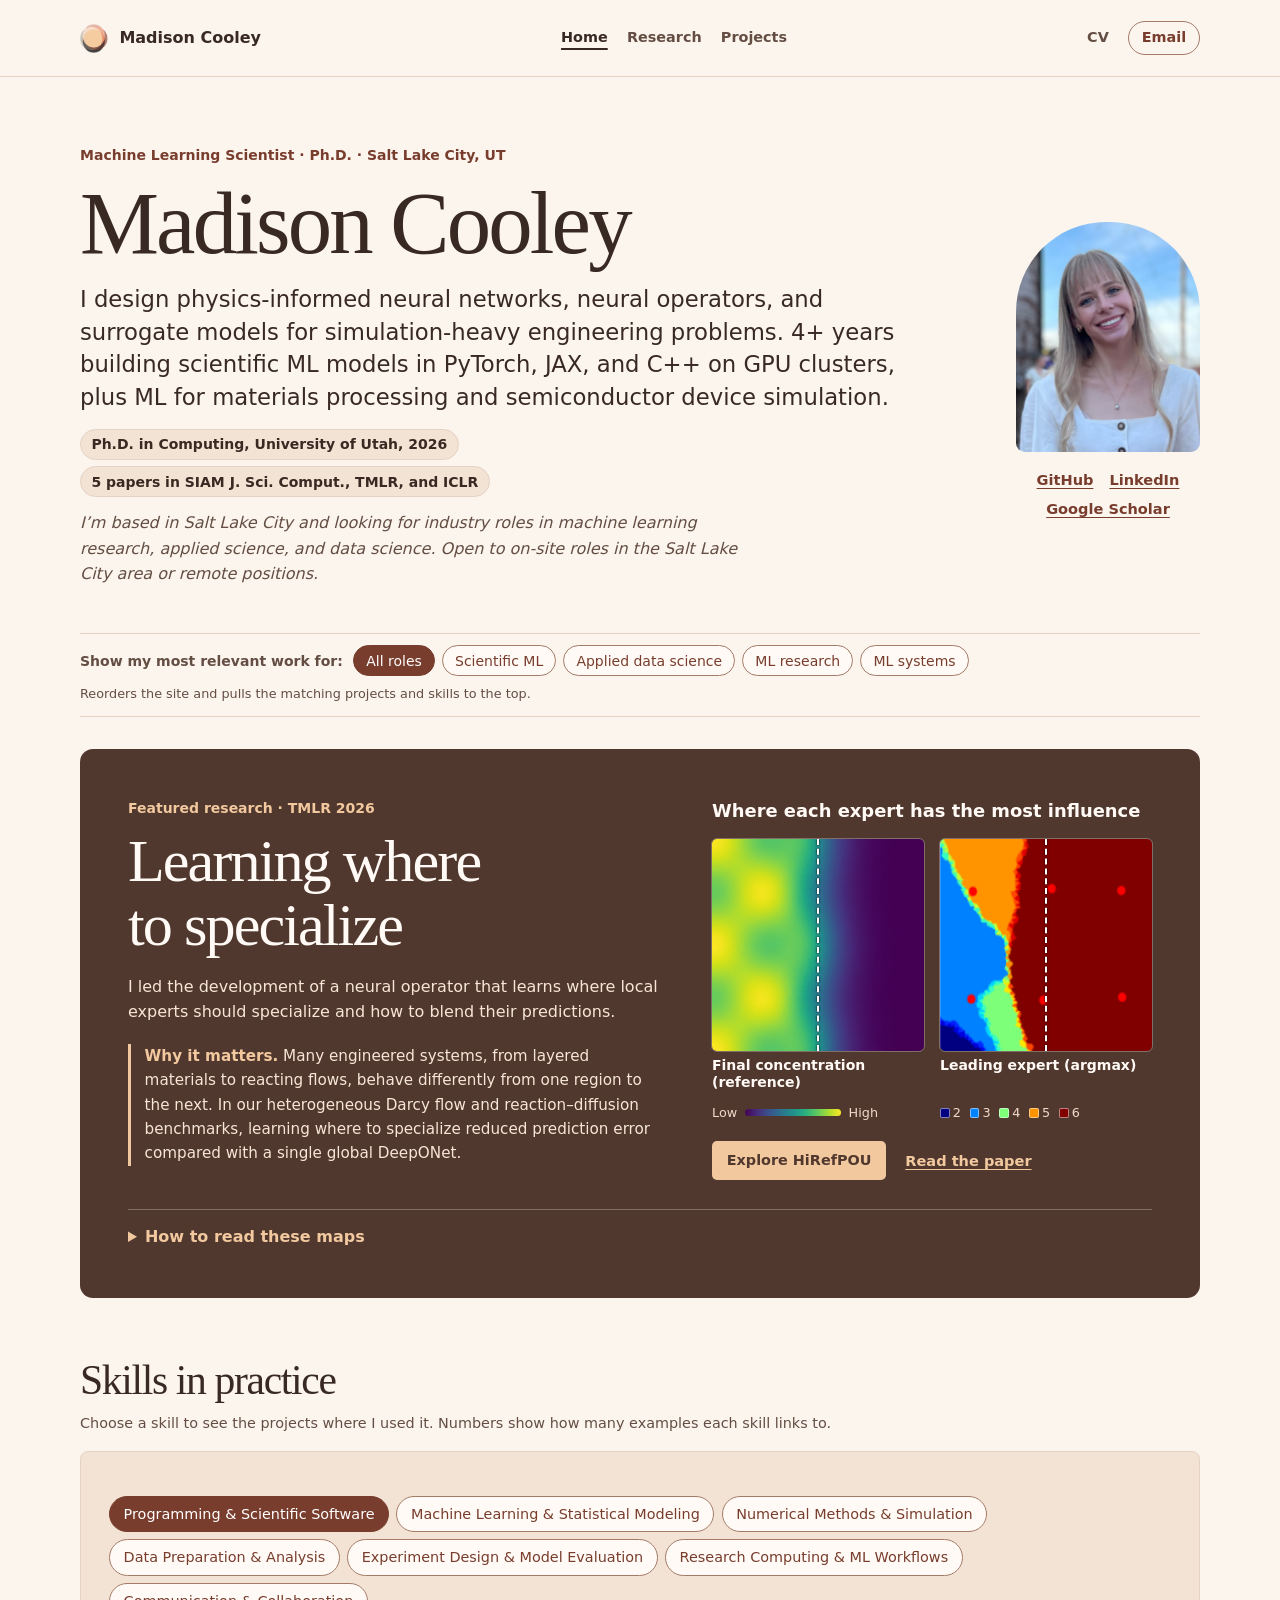
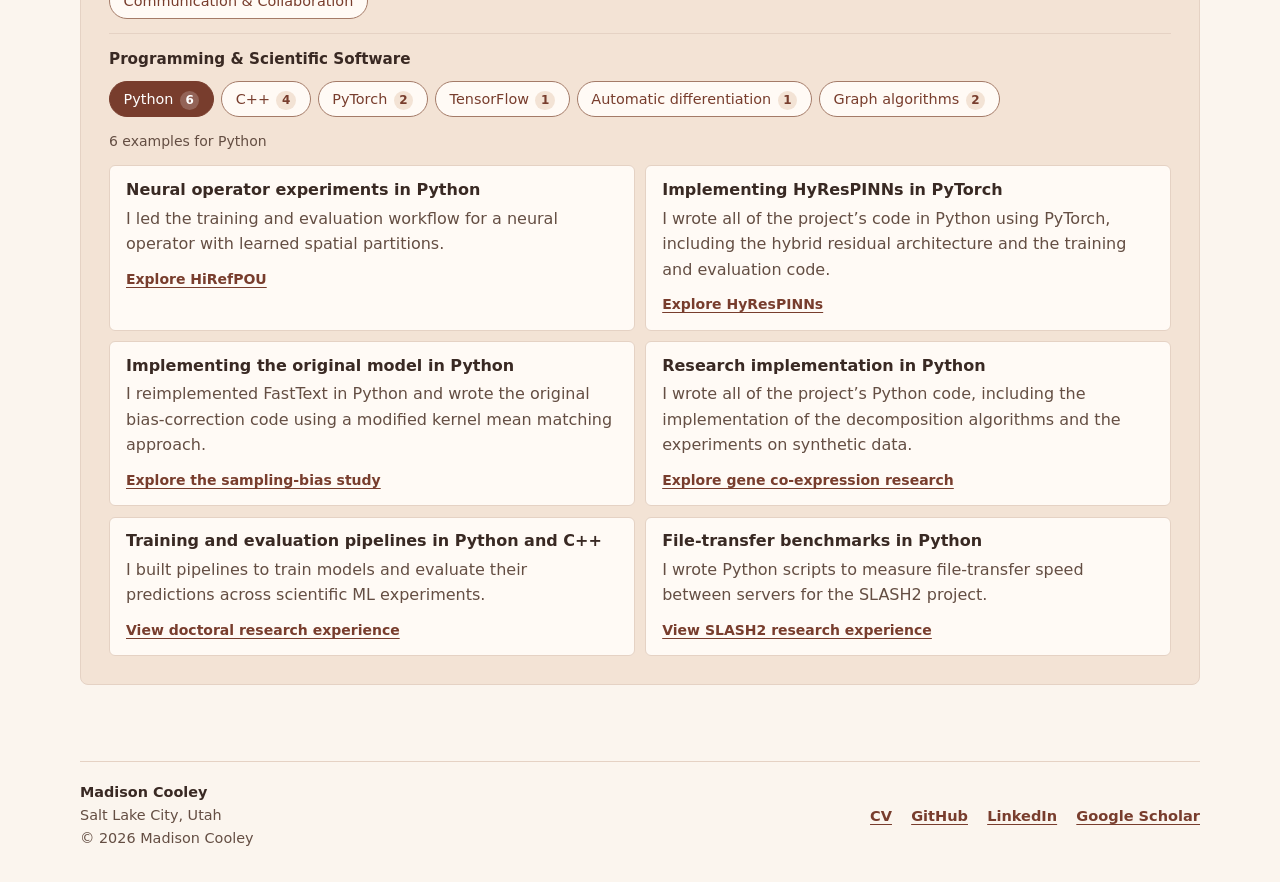
<file: index.html>
<!doctype html>
<html lang="en">
<head>
  <meta charset="utf-8">
  <meta name="viewport" content="width=device-width, initial-scale=1">
  <meta name="description" content="Madison Cooley, Ph.D., builds physics-informed neural networks, neural operators, and surrogate models for science and engineering. Explore her research, skills, and CV.">
  <title>Madison Cooley</title>
  <link rel="stylesheet" href="./index.css">
  <script src="lenses.js?v=4" defer></script>
  <script src="skills.js?v=8" defer></script>
  <link rel="icon" type="image/png" href="./images/brand-mark.png">
  <meta property="og:type" content="website">
  <meta property="og:title" content="Madison Cooley · Machine Learning Scientist">
  <meta property="og:description" content="Madison Cooley, Ph.D., builds physics-informed neural networks, neural operators, and surrogate models for science and engineering. Explore her research, skills, and CV.">
  <meta property="og:url" content="https://madicooley.github.io/">
  <meta property="og:image" content="https://madicooley.github.io/images/mcooley2.jpg">
  <meta name="twitter:card" content="summary">
  <script src="./email.js" defer></script>
</head>
<body>
  <a class="skip" href="#main">Skip to content</a>
  <header class="site-header">
    <div class="wrap header-inner">
      <a class="brand" href="./"><span class="mark" aria-hidden="true"></span>Madison Cooley</a>
      <nav aria-label="Main navigation">
        <a href="./" aria-current="page">Home</a>
        <a href="./research/">Research</a>
        <a href="./projects/">Projects</a>
      </nav>
      <div class="header-links"><a href="./cv/">CV</a>
        <details class="email-disclosure">
          <summary class="contact">Email</summary>
          <p>mcooley220 [at] gmail [dot] com</p>
        </details>
      </div>
    </div>
  </header>
  <main class="wrap" id="main" tabindex="-1">
    <section class="intro" id="about-info">
      <div class="intro-copy">
        <p class="eyebrow">Machine Learning Scientist · Ph.D. · Salt Lake City, UT</p>
        <h1>Madison Cooley</h1>
        <p class="lead">I design physics-informed neural networks, neural operators, and surrogate models for simulation-heavy engineering problems. 
          4+ years building scientific ML models in PyTorch, JAX, and C++ on GPU clusters, plus ML for materials processing and semiconductor device simulation. </p>
        <ul class="quick-facts" aria-label="At a glance">
          <li>Ph.D. in Computing, University of Utah, 2026</li>
          <li>5 papers in SIAM J. Sci. Comput., TMLR, and ICLR</li>
        </ul>
        <p><em>I’m based in Salt Lake City and looking for industry roles in machine learning research, applied science, and data science.
          Open to on-site roles in the Salt Lake City area or remote positions. 
        </em></p>
      </div>
      <div class="intro-aside">
        <img class="portrait" src="images/mcooley2.jpg" alt="Madison Cooley" width="1017" height="1442">
        <div class="link-row intro-links">
          <a href="https://github.com/madicooley" target="_blank" rel="noopener">GitHub</a>
          <a href="https://www.linkedin.com/in/madison-cooley/" target="_blank" rel="noopener">LinkedIn</a>
          <a href="https://scholar.google.com/citations?user=KTqFjaEAAAAJ&amp;hl=en" target="_blank" rel="noopener">Google Scholar</a>
        </div>
      </div>
    </section>

    <div class="lens-bar" id="lens-bar" hidden></div>

    <section class="feature" aria-labelledby="feature-title">
      <div class="feature-copy">
        <p class="eyebrow">Featured research · TMLR 2026</p>
        <h2 id="feature-title">Learning where to specialize</h2>
        <p>I led the development of a neural operator that learns where local experts should specialize and how to blend their predictions.</p>
        <p class="why-it-matters"><strong>Why it matters.</strong> Many engineered systems, from layered materials to reacting flows, behave differently from one region to the next. In our heterogeneous Darcy flow and reaction–diffusion benchmarks, learning where to specialize reduced prediction error compared with a single global DeepONet.</p>
      </div>
      <div class="feature-visual">
        <figure class="partition-figure">
          <h3>Where each expert has the most influence</h3>
          <div class="field-comparison">
            <div class="comparison-panel">
              <div class="field-map has-interface"><img src="images/hirefpou-final.png" alt="Final reference concentration with a strong spatial pattern on the left and lower concentration on the right" width="209" height="208"></div>
              <span>Final concentration (reference)</span>
              <div class="field-scale concentration-scale" aria-label="Final concentration scale, from low to high">
                <span>Low</span><span class="scale-bar" aria-hidden="true"></span><span>High</span>
              </div>
            </div>
            <div class="comparison-panel">
              <div class="field-map has-interface"><img src="images/hirefpou-leading-experts.png" alt="Leading expert map with five colored regions, four on the left and one dominant across the right" width="219" height="191"></div>
              <span>Leading expert (argmax)</span>
              <ul class="expert-key" aria-label="Leading expert color key">
                <li><span class="expert-swatch swatch-2" aria-hidden="true"></span>2</li>
                <li><span class="expert-swatch swatch-3" aria-hidden="true"></span>3</li>
                <li><span class="expert-swatch swatch-4" aria-hidden="true"></span>4</li>
                <li><span class="expert-swatch swatch-5" aria-hidden="true"></span>5</li>
                <li><span class="expert-swatch swatch-6" aria-hidden="true"></span>6</li>
              </ul>
            </div>
          </div>
        </figure>
        <div class="link-row feature-links">
          <a class="button" href="research/#hirefpou">Explore HiRefPOU</a>
          <a href="https://openreview.net/forum?id=ccEY1fZ5gA" target="_blank" rel="noopener">Read the paper</a>
        </div>
      </div>
      <details class="map-guide">
        <summary>How to read these maps</summary>
        <p class="map-question">How does a chemical concentration evolve when reactions occur on only one side of a domain?</p>
        <figure class="initial-field">
          <div class="field-map"><img src="images/hirefpou-initial.png" alt="Uniform initial concentration across the domain" width="208" height="208"></div>
          <figcaption><strong>Initial concentration.</strong> The field starts uniform. Reactions are active on the left and switch off on the right.</figcaption>
        </figure>
        <p class="map-caption">Each color in the argmax map shows which expert has the highest weight at that location. Several experts specialize in different parts of the reacting left half, while one leads across much of the right. Expert 1 never has the highest weight in this example, but it still contributes wherever its weight is nonzero, helping blend the experts’ predictions into one solution. The dashed line marks the <em>reaction interface</em> at <i>x</i> = 1. The model learns the partitions from data without being told where that interface is.</p>
        <details class="individual-experts">
          <summary>View individual expert weights</summary>
          <div class="partition-grid">
            <div><div class="field-map has-interface"><img src="images/hirefpou-expert-1.png" width="126" height="137" alt="Weights are strongest near the upper left and fade toward the right"></div><span>Expert 1</span><div class="expert-scale" role="img" aria-label="Approximate weight range 0.03 to 0.18"><span aria-hidden="true">0.03</span><span class="scale-bar" aria-hidden="true"></span><span aria-hidden="true">0.18</span></div></div>
            <div><div class="field-map has-interface"><img src="images/hirefpou-expert-2.png" width="125" height="137" alt="Weights are concentrated near the bottom-left corner"></div><span>Expert 2</span><div class="expert-scale" role="img" aria-label="Approximate weight range 0.01 to 0.78"><span aria-hidden="true">0.01</span><span class="scale-bar" aria-hidden="true"></span><span aria-hidden="true">0.78</span></div></div>
            <div><div class="field-map has-interface"><img src="images/hirefpou-expert-3.png" width="125" height="137" alt="Weights are strongest along the left edge"></div><span>Expert 3</span><div class="expert-scale" role="img" aria-label="Approximate weight range 0.02 to 0.42"><span aria-hidden="true">0.02</span><span class="scale-bar" aria-hidden="true"></span><span aria-hidden="true">0.42</span></div></div>
            <div><div class="field-map has-interface"><img src="images/hirefpou-expert-4.png" width="126" height="137" alt="Weights peak near the lower left and taper away from it"></div><span>Expert 4</span><div class="expert-scale" role="img" aria-label="Approximate weight range 0.02 to 0.26"><span aria-hidden="true">0.02</span><span class="scale-bar" aria-hidden="true"></span><span aria-hidden="true">0.26</span></div></div>
            <div><div class="field-map has-interface"><img src="images/hirefpou-expert-5.png" width="126" height="137" alt="Weights peak toward the upper left and fade toward the lower right"></div><span>Expert 5</span><div class="expert-scale" role="img" aria-label="Approximate weight range 0.02 to 0.30"><span aria-hidden="true">0.02</span><span class="scale-bar" aria-hidden="true"></span><span aria-hidden="true">0.30</span></div></div>
            <div><div class="field-map has-interface"><img src="images/hirefpou-expert-6.png" width="126" height="137" alt="Weights are strongest across the right side of the domain"></div><span>Expert 6</span><div class="expert-scale" role="img" aria-label="Approximate weight range 0.02 to 0.84"><span aria-hidden="true">0.02</span><span class="scale-bar" aria-hidden="true"></span><span aria-hidden="true">0.84</span></div></div>
          </div>
          <p>Each map has its own weight scale. Warmer colors indicate higher weight within that map, and the endpoints are approximate. <a href="images/learned-partitions.jpg">View the original Figure 9 maps</a>.</p>
        </details>
      </details>
    </section>

    <section class="skills-section" id="skills" aria-labelledby="skills-title">
      <h2 class="section-title" id="skills-title">Skills in practice</h2>
      <p class="skill-instruction">Choose a skill to see the projects where I used it. Numbers show how many examples each skill links to.</p>
      <div class="skill-index" hidden>
        <div class="skill-block skill-key" id="skill-key" hidden>
          <div class="skill-key-header">
            <h3 class="skill-block-title" id="skill-key-title"></h3>
            <details class="lens-menu" id="skill-lens-menu">
              <summary>change view</summary>
              <div class="lens-menu-panel" role="group" aria-label="Choose a view"></div>
            </details>
          </div>
          <div class="tag-filter" id="skill-key-buttons" role="group" aria-labelledby="skill-key-title"></div>
        </div>
        <div class="skill-block skill-browse" id="skill-browse">
          <h3 class="skill-block-title" id="skill-browse-title" hidden>Browse all skills by category</h3>
          <div class="tag-filter skill-filter" id="skill-categories" role="group" aria-label="Skill categories"></div>
          <div class="skill-subcategories" id="skill-subcategories" hidden>
            <h4 id="skill-category-title"></h4>
            <div class="tag-filter" id="skill-buttons" role="group" aria-labelledby="skill-category-title"></div>
          </div>
        </div>
        <div class="skill-output">
          <p class="skill-status" role="status"></p>
          <ul class="skill-results" id="skill-results"></ul>
        </div>
      </div>
    </section>

  </main>
  <footer class="site-footer wrap">
    <div><strong>Madison Cooley</strong><br>Salt Lake City, Utah<br>© 2026 Madison Cooley</div>
    <div class="link-row">
      <a href="./cv/">CV</a>
      <a href="https://github.com/madicooley" target="_blank" rel="noopener">GitHub</a>
      <a href="https://www.linkedin.com/in/madison-cooley/" target="_blank" rel="noopener">LinkedIn</a>
      <a href="https://scholar.google.com/citations?user=KTqFjaEAAAAJ&amp;hl=en" target="_blank" rel="noopener">Google Scholar</a>
    </div>
  </footer>
</body>
</html>
</file>
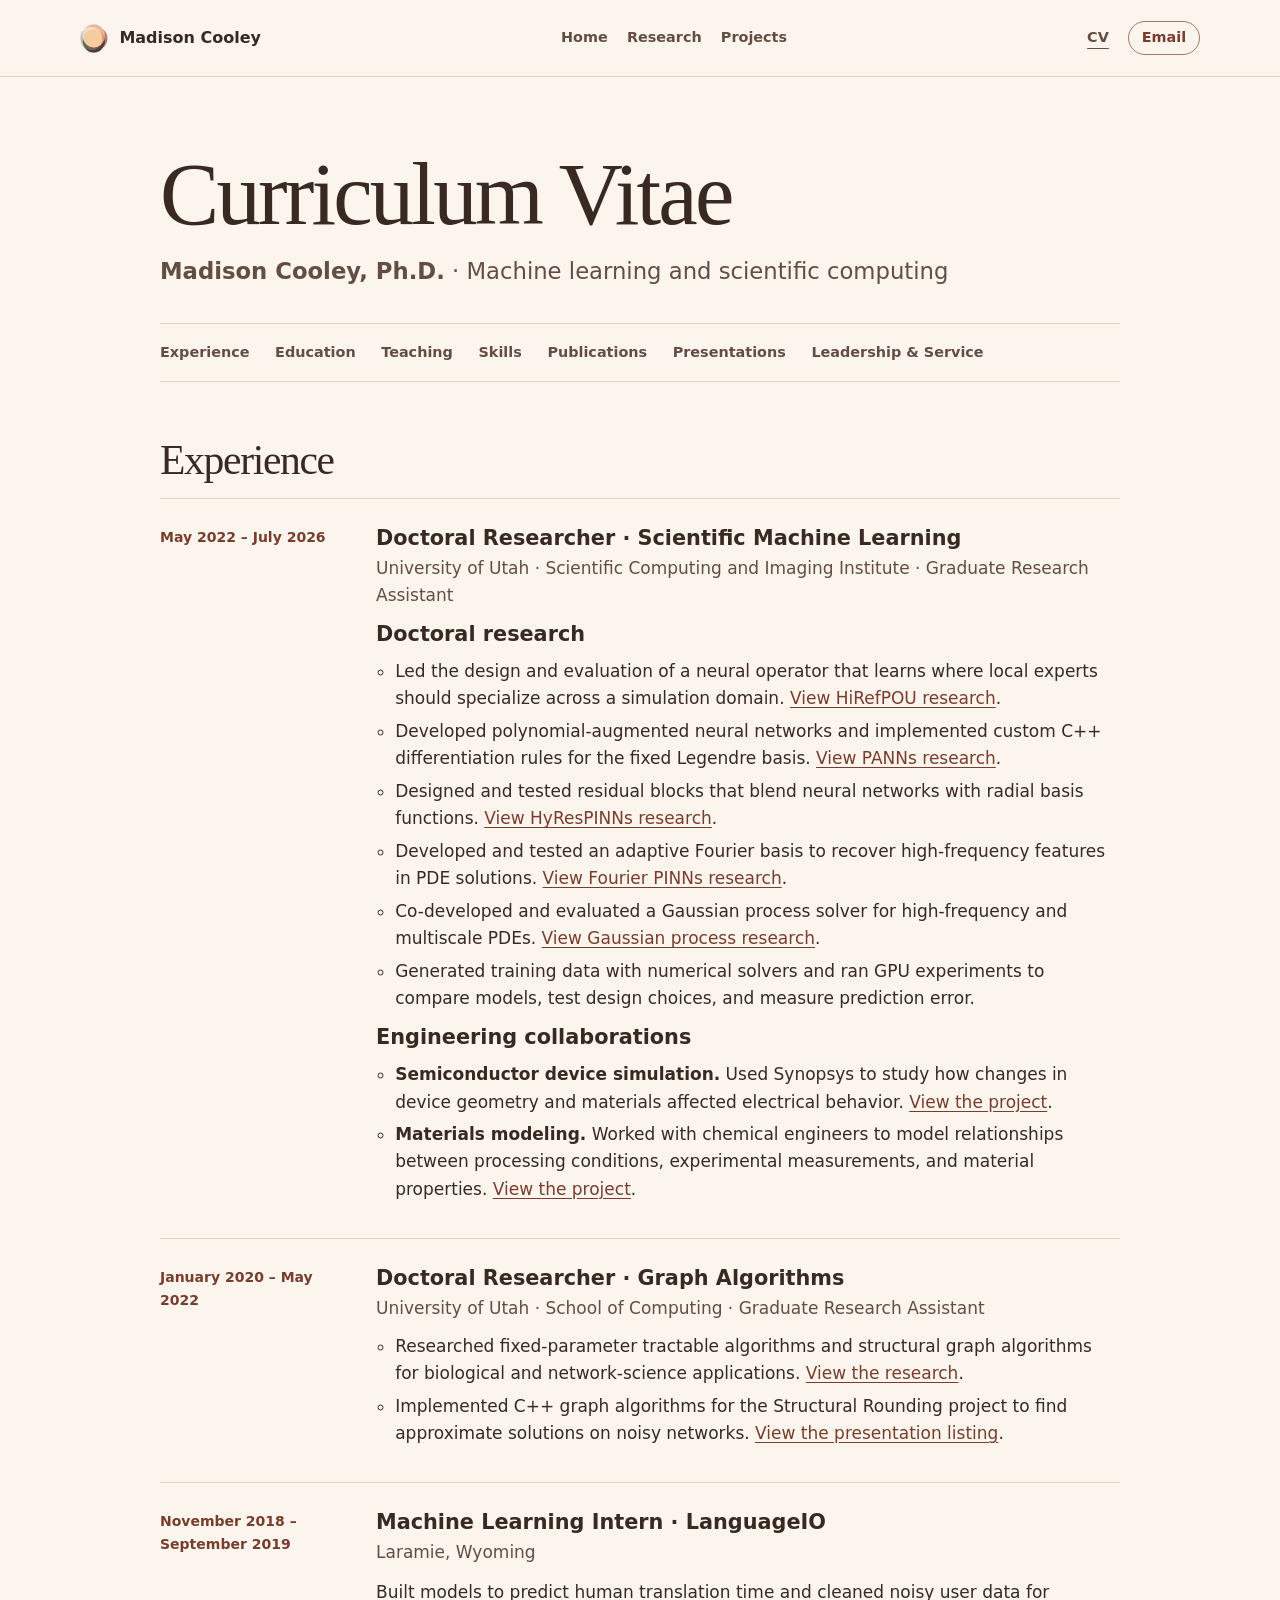
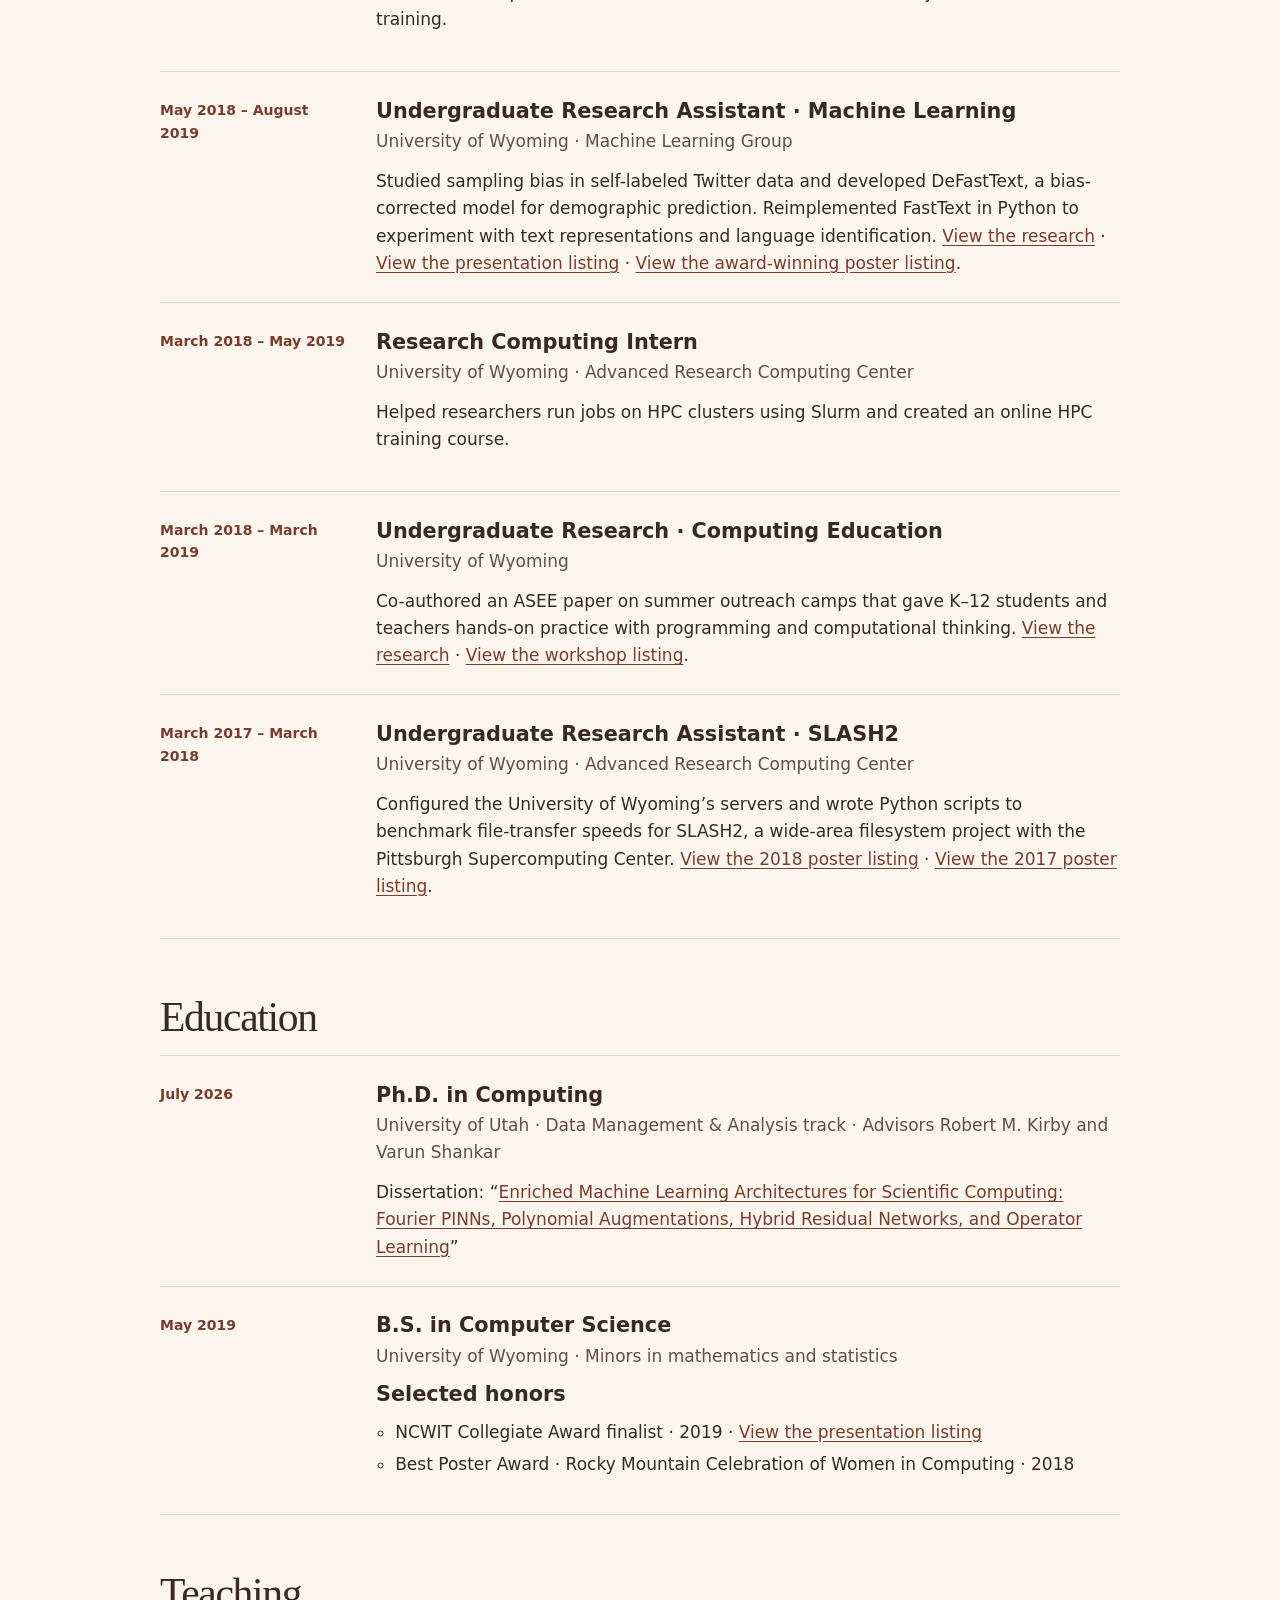
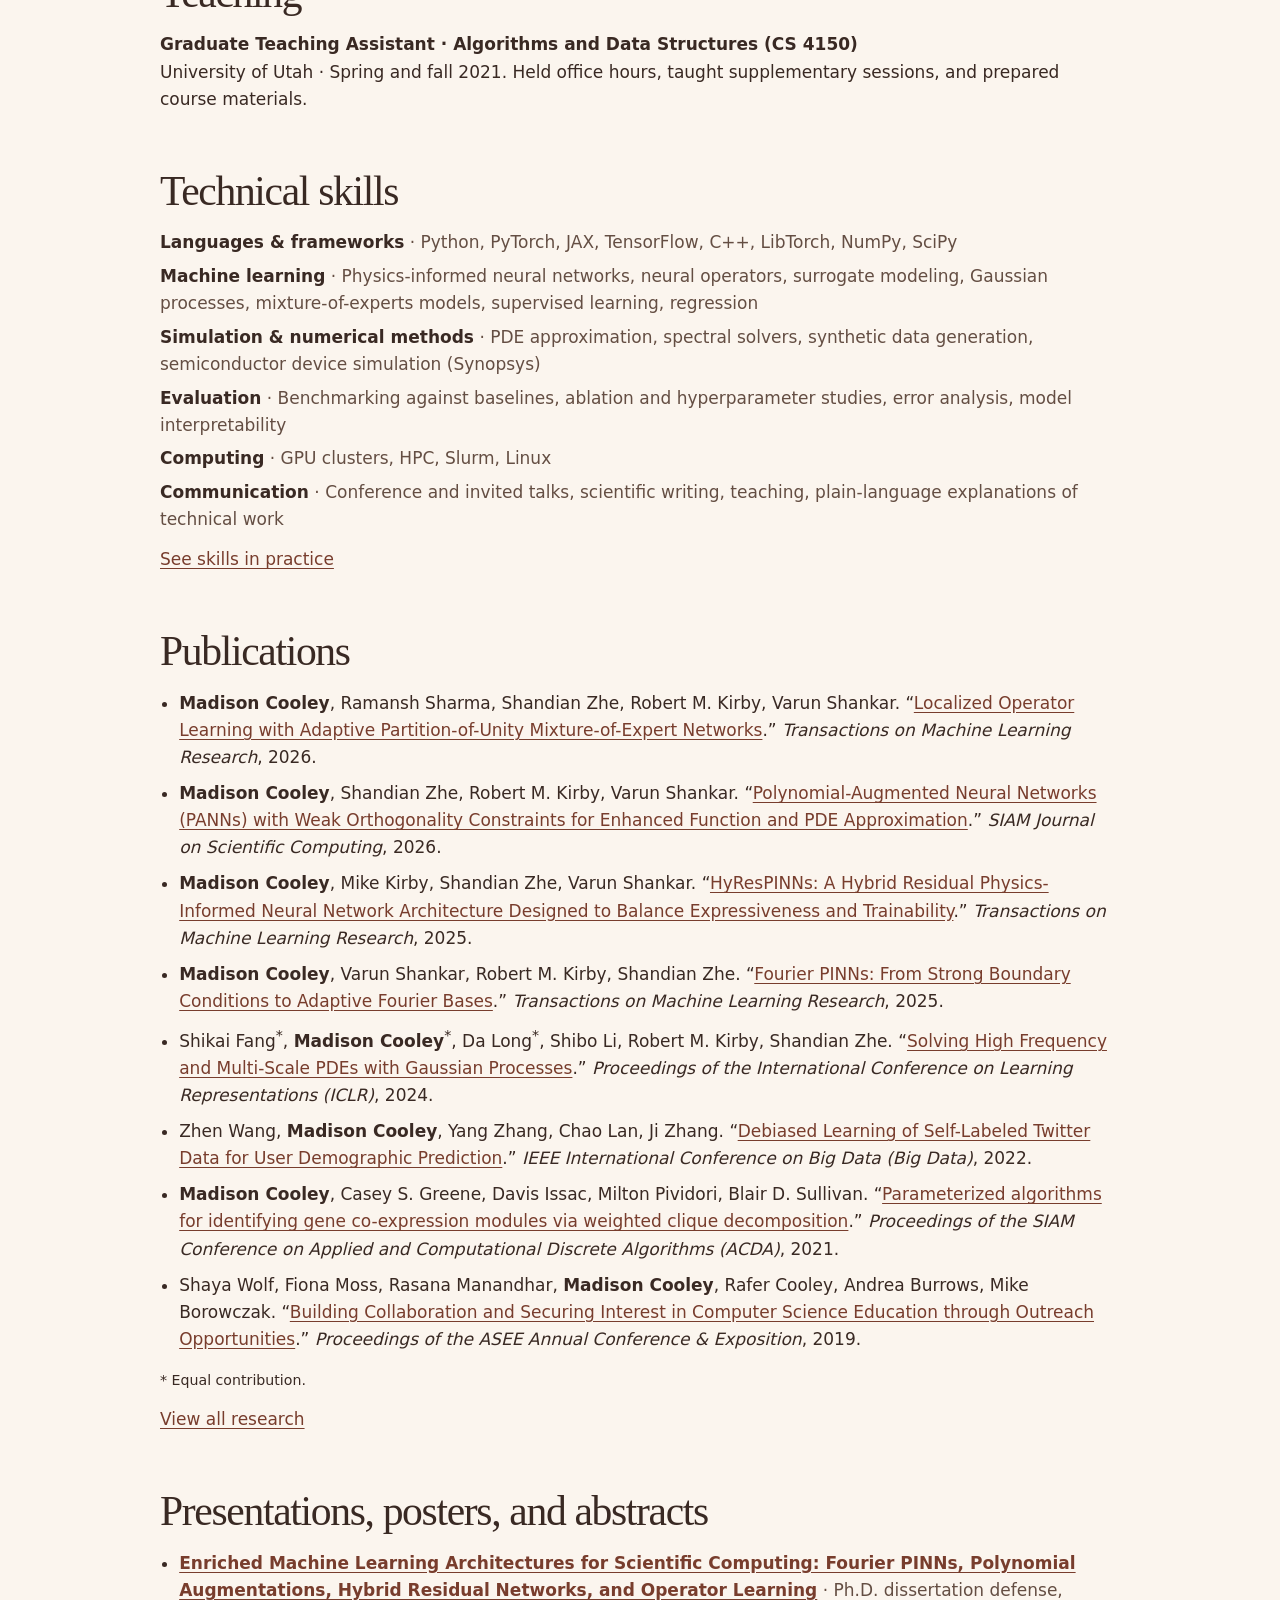
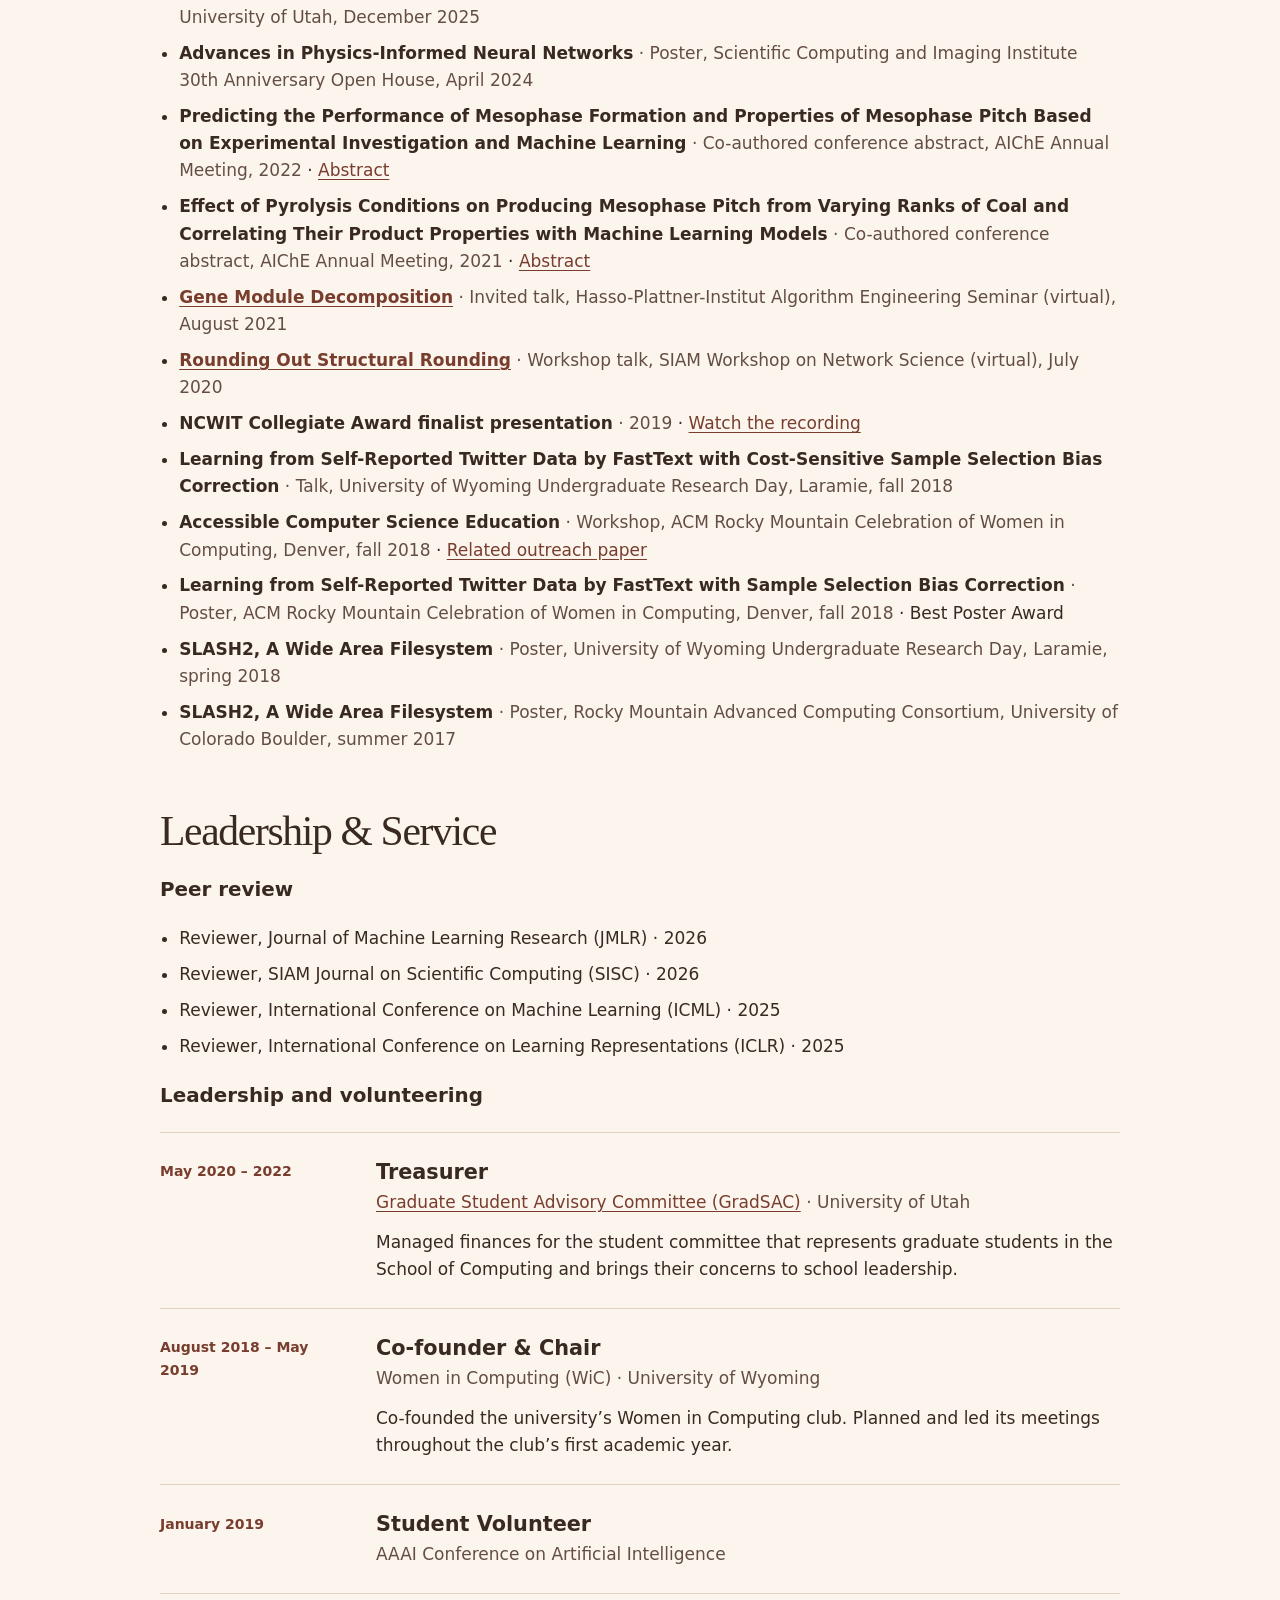
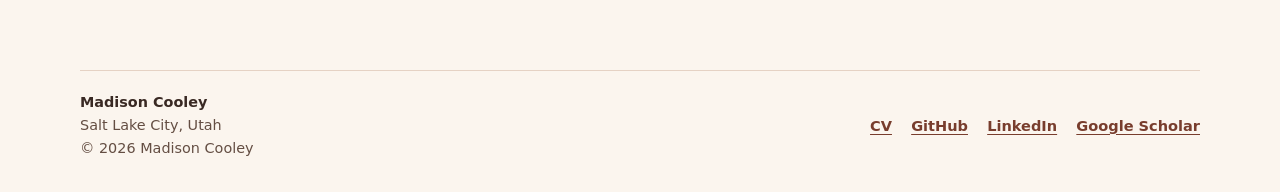
<file: cv/index.html>
<!doctype html>
<html lang="en">
<head>
  <meta charset="utf-8">
  <meta name="viewport" content="width=device-width, initial-scale=1">
  <meta name="description" content="Explore Madison Cooley’s research experience, industry internships, education, and technical skills.">
  <title>CV | Madison Cooley</title>
  <link rel="stylesheet" href="../index.css">
  <script src="../lenses.js?v=4" defer></script>
  <script src="../target-highlight.js?v=4" defer></script>
  <link rel="icon" type="image/png" href="../images/brand-mark.png">
  <meta property="og:type" content="website">
  <meta property="og:title" content="CV · Madison Cooley">
  <meta property="og:description" content="Explore Madison Cooley’s research experience, industry internships, education, and technical skills.">
  <meta property="og:url" content="https://madicooley.github.io/cv/">
  <meta property="og:image" content="https://madicooley.github.io/images/mcooley2.jpg">
  <meta name="twitter:card" content="summary">
  <script src="../email.js" defer></script>
</head>
<body>
  <a class="skip" href="#main">Skip to content</a>
  <header class="site-header">
    <div class="wrap header-inner">
      <a class="brand" href="../"><span class="mark" aria-hidden="true"></span>Madison Cooley</a>
      <nav aria-label="Main navigation">
        <a href="../">Home</a>
        <a href="../research/">Research</a>
        <a href="../projects/">Projects</a>
      </nav>
      <div class="header-links"><a href="./" aria-current="page">CV</a>
        <details class="email-disclosure">
          <summary class="contact">Email</summary>
          <p>mcooley220 [at] gmail [dot] com</p>
        </details>
      </div>
    </div>
  </header>
  <main class="wrap cv-page" id="main" tabindex="-1">
    <header class="page-intro">
      <h1>Curriculum Vitae</h1>
      <p class="lead"><strong>Madison Cooley, Ph.D.</strong> · Machine learning and scientific computing</p>
    </header>
    <nav class="section-links link-row" aria-label="CV sections">
      <a href="#experience">Experience</a>
      <a href="#education">Education</a>
      <a href="#teaching">Teaching</a>
      <a href="#skills">Skills</a>
      <a href="#publications">Publications</a>
      <a href="#presentations">Presentations</a>
      <a href="#service">Leadership &amp; Service</a>
    </nav>

    <section class="cv-section" id="experience" aria-labelledby="experience-title">
      <h2 class="section-title" id="experience-title">Experience</h2>
      <!-- The hidden skill lists provide evidence for the homepage skill explorer. -->
      <ol class="cv-timeline">
        <li class="cv-role" id="scientific-ml-experience" data-work="View doctoral research experience">
          <p class="eyebrow"><time datetime="2022-05">May 2022</time> – <time datetime="2026-07">July 2026</time></p>
          <div>
            <h3>Doctoral Researcher · Scientific Machine Learning</h3>
            <p class="cv-org">University of Utah · Scientific Computing and Imaging Institute · Graduate Research Assistant</p>
            <h4 class="cv-role-subheading">Doctoral research</h4>
            <ul>
              <li>Led the design and evaluation of a neural operator that learns where local experts should specialize across a simulation domain. <a href="../research/#hirefpou">View HiRefPOU research</a>.</li>
              <li>Developed polynomial-augmented neural networks and implemented custom C++ differentiation rules for the fixed Legendre basis. <a href="../research/#panns">View PANNs research</a>.</li>
              <li>Designed and tested residual blocks that blend neural networks with radial basis functions. <a href="../research/#hyrespinns">View HyResPINNs research</a>.</li>
              <li>Developed and tested an adaptive Fourier basis to recover high-frequency features in PDE solutions. <a href="../research/#fourier">View Fourier PINNs research</a>.</li>
              <li>Co-developed and evaluated a Gaussian process solver for high-frequency and multiscale PDEs. <a href="../research/#gaussian-processes">View Gaussian process research</a>.</li>
              <li id="spectral-simulation-data" data-work="View spectral simulation work">
                Generated training data with numerical solvers and ran GPU experiments to compare models, test design choices, and measure prediction error.
                <ul hidden>
                  <li data-skill data-contribution="Generating PDE solutions with spectral solvers" data-description="I used spectral solvers to generate synthetic Burgers and Kuramoto–Sivashinsky solutions.">Numerical simulation</li>
                  <li data-skill data-contribution="Generating PDE solutions with spectral solvers" data-description="I used spectral solvers to generate synthetic Burgers and Kuramoto–Sivashinsky solutions.">Spectral methods</li>
                  <li data-skill data-contribution="Generating PDE solutions with spectral solvers" data-description="I used spectral solvers to generate synthetic Burgers and Kuramoto–Sivashinsky solutions.">Synthetic data generation</li>
                  <li data-skill data-contribution="Preparing simulated solution fields" data-description="I preprocessed spatial and spatiotemporal simulation outputs for model training and evaluation.">Data cleaning &amp; preprocessing</li>
                  <li data-skill data-contribution="Preparing simulated solution fields" data-description="I preprocessed spatial and spatiotemporal simulation outputs for model training and evaluation.">Spatiotemporal data processing</li>
                  <li data-skill data-contribution="Preparing separate training and test sets" data-description="I organized simulated solution fields into datasets and constructed train/test splits for evaluation.">Dataset construction</li>
                  <li data-skill data-contribution="Preparing separate training and test sets" data-description="I organized simulated solution fields into datasets and constructed train/test splits for evaluation.">Train/validation/test splits</li>
                </ul>
              </li>
            </ul>
            <h4 class="cv-role-subheading">Engineering collaborations</h4>
            <ul>
              <li id="synopsys-simulation" data-work="View semiconductor collaboration">
                <strong>Semiconductor device simulation.</strong> Used Synopsys to study how changes in device geometry and materials affected electrical behavior. <a href="../projects/#semiconductor-device-simulation">View the project</a>.
                <ul hidden>
                  <li data-skill data-contribution="Simulating semiconductor device configurations" data-description="I varied device geometry, layer thickness, and material composition in Synopsys.">Numerical simulation</li>
                  <li data-skill data-contribution="Simulating semiconductor device configurations" data-description="I varied device geometry, layer thickness, and material composition in Synopsys.">Semiconductor device simulation (Synopsys)</li>
                  <li data-skill data-contribution="Building a semiconductor simulation dataset" data-description="I prepared outputs from the device simulations for planned Bayesian optimization.">Synthetic data generation</li>
                  <li data-skill data-contribution="Building a semiconductor simulation dataset" data-description="I prepared outputs from the device simulations for planned Bayesian optimization.">Dataset construction</li>
                </ul>
              </li>
              <li id="materials-modeling" data-work="View materials modeling collaboration">
                <strong>Materials modeling.</strong> Worked with chemical engineers to model relationships between processing conditions, experimental measurements, and material properties. <a href="../projects/#materials-modeling">View the project</a>.
                <ul hidden>
                  <li data-skill data-contribution="Modeling mesophase pitch formation" data-description="I worked with chemical engineers to connect pyrolysis conditions and experimental measurements to pitch formation and material properties.">Predictive modeling</li>
                  <li data-skill data-contribution="Modeling mesophase pitch formation" data-description="I worked with chemical engineers to connect pyrolysis conditions and experimental measurements to pitch formation and material properties.">Analysis of experimental measurements</li>
                  <li data-skill data-contribution="Working with chemical engineers" data-description="I worked with chemical engineers to connect pyrolysis conditions and experimental measurements to pitch formation and material properties.">Cross-disciplinary collaboration</li>
                </ul>
              </li>
            </ul>
            <ul hidden>
              <li data-skill data-contribution="Training and evaluation pipelines in Python and C++" data-description="I built pipelines to train models and evaluate their predictions across scientific ML experiments.">Python</li>
              <li data-skill data-contribution="Training and evaluation pipelines in Python and C++" data-description="I built pipelines to train models and evaluate their predictions across scientific ML experiments.">C++</li>
              <li data-skill data-contribution="Training and evaluation pipelines in Python and C++" data-description="I built pipelines to train models and evaluate their predictions across scientific ML experiments.">Reproducible training &amp; evaluation pipelines</li>
              <li data-skill data-contribution="Running model experiments on GPU clusters" data-description="I used Slurm to schedule training and evaluation jobs for baseline comparisons, hyperparameter studies, and ablations.">GPU computing</li>
              <li data-skill data-contribution="Running model experiments on GPU clusters" data-description="I used Slurm to schedule training and evaluation jobs for baseline comparisons, hyperparameter studies, and ablations.">High-performance computing (HPC)</li>
              <li data-skill data-contribution="Running model experiments on GPU clusters" data-description="I used Slurm to schedule training and evaluation jobs for baseline comparisons, hyperparameter studies, and ablations.">Slurm</li>
              <li data-skill data-contribution="Running model experiments on GPU clusters" data-description="I used Slurm to schedule training and evaluation jobs for baseline comparisons, hyperparameter studies, and ablations.">Batch job scheduling</li>
              <li data-skill data-contribution="Planning comparisons with baseline models" data-description="I designed computational experiments and ran baseline comparisons to evaluate new scientific ML methods.">Computational experiment design</li>
              <li data-skill data-contribution="Planning comparisons with baseline models" data-description="I designed computational experiments and ran baseline comparisons to evaluate new scientific ML methods.">Benchmarking &amp; baseline comparisons</li>
              <li data-skill data-contribution="Testing the contribution of model components" data-description="I ran ablation studies as part of my doctoral work to assess the effect of design choices.">Ablation studies</li>
              <li data-skill data-contribution="Evaluating model configurations" data-description="I ran hyperparameter studies on GPU clusters as part of model training and evaluation.">Hyperparameter studies</li>
            </ul>
          </div>
        </li>
        <li class="cv-role">
          <p class="eyebrow"><time datetime="2020-01">January 2020</time> – <time datetime="2022-05">May 2022</time></p>
          <div>
            <h3>Doctoral Researcher · Graph Algorithms</h3>
            <p class="cv-org">University of Utah · School of Computing · Graduate Research Assistant</p>
            <ul>
              <li>Researched fixed-parameter tractable algorithms and structural graph algorithms for biological and network-science applications. <a href="../research/#gene-modules">View the research</a>.</li>
              <li>Implemented C++ graph algorithms for the Structural Rounding project to find approximate solutions on noisy networks. <a href="#structural-rounding-talk">View the presentation listing</a>.</li>
            </ul>
          </div>
        </li>
        <li class="cv-role" id="languageio" data-work="View LanguageIO internship">
          <p class="eyebrow"><time datetime="2018-11">November 2018</time> – <time datetime="2019-09">September 2019</time></p>
          <div>
            <h3>Machine Learning Intern · LanguageIO</h3>
            <p class="cv-org">Laramie, Wyoming</p>
            <p>Built models to predict human translation time and cleaned noisy user data for training.</p>
            <ul hidden>
              <li data-skill data-contribution="Predicting human translation time" data-description="I implemented machine learning algorithms to predict translation time from user data.">Predictive modeling</li>
              <li data-skill data-contribution="Cleaning noisy user data" data-description="I cleaned and preprocessed the user data used to train translation-time prediction models.">Data cleaning &amp; preprocessing</li>
            </ul>
          </div>
        </li>
        <li class="cv-role" id="wyoming-ml-research">
          <p class="eyebrow"><time datetime="2018-05">May 2018</time> – <time datetime="2019-08">August 2019</time></p>
          <div>
            <h3>Undergraduate Research Assistant · Machine Learning</h3>
            <p class="cv-org">University of Wyoming · Machine Learning Group</p>
            <p>Studied sampling bias in self-labeled Twitter data and developed DeFastText, a bias-corrected model for demographic prediction. Reimplemented FastText in Python to experiment with text representations and language identification. <a href="../research/#self-labeled-data">View the research</a> · <a href="#fasttext-talk">View the presentation listing</a> · <a href="#fasttext-poster">View the award-winning poster listing</a>.</p>
          </div>
        </li>
        <li class="cv-role" id="research-computing" data-work="View research computing internship">
          <p class="eyebrow"><time datetime="2018-03">March 2018</time> – <time datetime="2019-05">May 2019</time></p>
          <div>
            <h3>Research Computing Intern</h3>
            <p class="cv-org">University of Wyoming · Advanced Research Computing Center</p>
            <p>Helped researchers run jobs on HPC clusters using Slurm and created an online HPC training course.</p>
            <ul hidden>
              <li data-skill data-contribution="Supporting researchers on HPC clusters" data-description="I helped researchers use the University of Wyoming’s clusters and created an online HPC training course.">High-performance computing (HPC)</li>
              <li data-skill data-contribution="Helping researchers run jobs with Slurm" data-description="I helped researchers submit and run jobs on the University of Wyoming’s HPC clusters.">Slurm</li>
              <li data-skill data-contribution="Creating an HPC training course" data-description="I created an online HPC training course and helped researchers run jobs on the University of Wyoming’s clusters.">Teaching &amp; training</li>
              <li data-skill data-contribution="Linux systems administration training" data-description="I completed Linux systems administration and HPC training while supporting cluster users.">Linux</li>
            </ul>
          </div>
        </li>
        <li class="cv-role" id="undergraduate-research">
          <p class="eyebrow"><time datetime="2018-03">March 2018</time> – <time datetime="2019-03">March 2019</time></p>
          <div>
            <h3>Undergraduate Research · Computing Education</h3>
            <p class="cv-org">University of Wyoming</p>
            <p>Co-authored an ASEE paper on summer outreach camps that gave K–12 students and teachers hands-on practice with programming and computational thinking. <a href="../research/#outreach">View the research</a> · <a href="#accessible-cs-workshop">View the workshop listing</a>.</p>
          </div>
        </li>
        <li class="cv-role" id="slash2-research" data-work="View SLASH2 research experience">
          <p class="eyebrow"><time datetime="2017-03">March 2017</time> – <time datetime="2018-03">March 2018</time></p>
          <div>
            <h3>Undergraduate Research Assistant · SLASH2</h3>
            <p class="cv-org">University of Wyoming · Advanced Research Computing Center</p>
            <p>Configured the University of Wyoming’s servers and wrote Python scripts to benchmark file-transfer speeds for SLASH2, a wide-area filesystem project with the Pittsburgh Supercomputing Center. <a href="#slash2-poster-2018">View the 2018 poster listing</a> · <a href="#slash2-poster-2017">View the 2017 poster listing</a>.</p>
            <ul hidden>
              <li data-skill data-contribution="File-transfer benchmarks in Python" data-description="I wrote Python scripts to measure file-transfer speed between servers for the SLASH2 project.">Python</li>
              <li data-skill data-contribution="Measuring file-transfer performance" data-description="I configured the University of Wyoming’s servers and benchmarked file transfers for the SLASH2 wide-area filesystem.">Computational performance evaluation</li>
            </ul>
          </div>
        </li>
      </ol>
    </section>

    <section class="cv-section" id="education" aria-labelledby="education-title">
      <h2 class="section-title" id="education-title">Education</h2>
      <ol class="cv-timeline">
        <li class="cv-role">
          <p class="eyebrow"><time datetime="2026-07">July 2026</time></p>
          <div>
            <h3>Ph.D. in Computing</h3>
            <p class="cv-org">University of Utah · Data Management &amp; Analysis track · Advisors Robert M. Kirby and Varun Shankar</p>
            <p>Dissertation: <q><a href="#dissertation-defense">Enriched Machine Learning Architectures for Scientific Computing: Fourier PINNs, Polynomial Augmentations, Hybrid Residual Networks, and Operator Learning</a></q></p>
          </div>
        </li>
        <li class="cv-role">
          <p class="eyebrow"><time datetime="2019-05">May 2019</time></p>
          <div>
            <h3>B.S. in Computer Science</h3>
            <p class="cv-org">University of Wyoming · Minors in mathematics and statistics</p>
            <h4 class="cv-honors-title">Selected honors</h4>
            <ul>
              <li>NCWIT Collegiate Award finalist · 2019 · <a href="#ncwit-finalist-presentation">View the presentation listing</a></li>
              <li>Best Poster Award · Rocky Mountain Celebration of Women in Computing · 2018</li>
            </ul>
          </div>
        </li>
      </ol>
    </section>

    <section class="cv-section" id="teaching" aria-labelledby="teaching-title">
      <h2 class="section-title" id="teaching-title">Teaching</h2>
      <div id="teaching-assistant" data-work="View teaching experience">
        <p><strong>Graduate Teaching Assistant · Algorithms and Data Structures (CS 4150)</strong><br>
          University of Utah · Spring and fall 2021. Held office hours, taught supplementary sessions, and prepared course materials.</p>
        <ul hidden>
          <li data-skill data-contribution="Teaching algorithms and data structures" data-description="I held office hours, taught supplementary sessions, and prepared course materials for CS 4150.">Teaching &amp; training</li>
        </ul>
      </div>
    </section>

    <section class="cv-section" id="skills" aria-labelledby="skills-title">
      <h2 class="section-title" id="skills-title">Technical skills</h2>
      <dl class="cv-skills">
        <div><dt>Languages &amp; frameworks</dt><dd>Python, PyTorch, JAX, TensorFlow, C++, LibTorch, NumPy, SciPy</dd></div>
        <div><dt>Machine learning</dt><dd>Physics-informed neural networks, neural operators, surrogate modeling, Gaussian processes, mixture-of-experts models, supervised learning, regression</dd></div>
        <div><dt>Simulation &amp; numerical methods</dt><dd>PDE approximation, spectral solvers, synthetic data generation, semiconductor device simulation (Synopsys)</dd></div>
        <div><dt>Evaluation</dt><dd>Benchmarking against baselines, ablation and hyperparameter studies, error analysis, model interpretability</dd></div>
        <div><dt>Computing</dt><dd>GPU clusters, HPC, Slurm, Linux</dd></div>
        <div><dt>Communication</dt><dd>Conference and invited talks, scientific writing, teaching, plain-language explanations of technical work</dd></div>
      </dl>
      <p><a href="../#skills">See skills in practice</a></p>
    </section>

    <section class="cv-section" id="publications" aria-labelledby="publications-title">
      <h2 class="section-title" id="publications-title">Publications</h2>
      <ul class="cv-publications">
        <li><strong>Madison Cooley</strong>, Ramansh Sharma, Shandian Zhe, Robert M. Kirby, Varun Shankar. “<a href="../research/#hirefpou">Localized Operator Learning with Adaptive Partition-of-Unity Mixture-of-Expert Networks</a>.” <cite>Transactions on Machine Learning Research</cite>, <time datetime="2026">2026</time>.</li>
        <li><strong>Madison Cooley</strong>, Shandian Zhe, Robert M. Kirby, Varun Shankar. “<a href="../research/#panns">Polynomial-Augmented Neural Networks (PANNs) with Weak Orthogonality Constraints for Enhanced Function and PDE Approximation</a>.” <cite>SIAM Journal on Scientific Computing</cite>, <time datetime="2026">2026</time>.</li>
        <li><strong>Madison Cooley</strong>, Mike Kirby, Shandian Zhe, Varun Shankar. “<a href="../research/#hyrespinns">HyResPINNs: A Hybrid Residual Physics-Informed Neural Network Architecture Designed to Balance Expressiveness and Trainability</a>.” <cite>Transactions on Machine Learning Research</cite>, <time datetime="2025">2025</time>.</li>
        <li><strong>Madison Cooley</strong>, Varun Shankar, Robert M. Kirby, Shandian Zhe. “<a href="../research/#fourier">Fourier PINNs: From Strong Boundary Conditions to Adaptive Fourier Bases</a>.” <cite>Transactions on Machine Learning Research</cite>, <time datetime="2025">2025</time>.</li>
        <li>Shikai Fang<sup>*</sup>, <strong>Madison Cooley</strong><sup>*</sup>, Da Long<sup>*</sup>, Shibo Li, Robert M. Kirby, Shandian Zhe. “<a href="../research/#gaussian-processes">Solving High Frequency and Multi-Scale PDEs with Gaussian Processes</a>.” <cite>Proceedings of the International Conference on Learning Representations (ICLR)</cite>, <time datetime="2024">2024</time>.</li>
        <li>Zhen Wang, <strong>Madison Cooley</strong>, Yang Zhang, Chao Lan, Ji Zhang. “<a href="../research/#self-labeled-data">Debiased Learning of Self-Labeled Twitter Data for User Demographic Prediction</a>.” <cite>IEEE International Conference on Big Data (Big Data)</cite>, <time datetime="2022">2022</time>.</li>
        <li><strong>Madison Cooley</strong>, Casey S. Greene, Davis Issac, Milton Pividori, Blair D. Sullivan. “<a href="../research/#gene-modules">Parameterized algorithms for identifying gene co-expression modules via weighted clique decomposition</a>.” <cite>Proceedings of the SIAM Conference on Applied and Computational Discrete Algorithms (ACDA)</cite>, <time datetime="2021">2021</time>.</li>
        <li>Shaya Wolf, Fiona Moss, Rasana Manandhar, <strong>Madison Cooley</strong>, Rafer Cooley, Andrea Burrows, Mike Borowczak. “<a href="../research/#outreach">Building Collaboration and Securing Interest in Computer Science Education through Outreach Opportunities</a>.” <cite>Proceedings of the ASEE Annual Conference &amp; Exposition</cite>, <time datetime="2019">2019</time>.</li>
      </ul>
      <p><small>* Equal contribution.</small></p>
      <p><a href="../research/#publicationdatabase">View all research</a></p>
    </section>

    <section class="cv-section" id="presentations" aria-labelledby="presentations-title">
      <h2 class="section-title" id="presentations-title">Presentations, posters, and abstracts</h2>
      <ul class="cv-publications">
        <li id="dissertation-defense"><strong><a href="../research/#dissertation-talk">Enriched Machine Learning Architectures for Scientific Computing: Fourier PINNs, Polynomial Augmentations, Hybrid Residual Networks, and Operator Learning</a></strong> <span>· Ph.D. dissertation defense, University of Utah, <time datetime="2025-12">December 2025</time></span></li>
        <li><strong>Advances in Physics-Informed Neural Networks</strong> <span>· Poster, Scientific Computing and Imaging Institute 30th Anniversary Open House, <time datetime="2024-04">April 2024</time></span></li>
        <li id="mesophase-abstract"><strong>Predicting the Performance of Mesophase Formation and Properties of Mesophase Pitch Based on Experimental Investigation and Machine Learning</strong> <span>· Co-authored conference abstract, AIChE Annual Meeting, 2022</span> · <a href="https://studio.m-anage.com/aiche/2022/prelim.cgi/Paper/644435" target="_blank" rel="noopener">Abstract</a></li>
        <li id="pyrolysis-abstract"><strong>Effect of Pyrolysis Conditions on Producing Mesophase Pitch from Varying Ranks of Coal and Correlating Their Product Properties with Machine Learning Models</strong> <span>· Co-authored conference abstract, AIChE Annual Meeting, 2021</span> · <a href="https://studio.m-anage.com/aiche/2021/meetingapp.cgi/Paper/624940" target="_blank" rel="noopener">Abstract</a></li>
        <li><strong><a href="../research/#gene-module-talk">Gene Module Decomposition</a></strong> <span>· Invited talk, Hasso-Plattner-Institut Algorithm Engineering Seminar (virtual), August 2021</span></li>
        <li id="structural-rounding-talk"><strong><a href="../research/#structural-rounding">Rounding Out Structural Rounding</a></strong> <span>· Workshop talk, SIAM Workshop on Network Science (virtual), July 2020</span></li>
        <li id="ncwit-finalist-presentation"><strong>NCWIT Collegiate Award finalist presentation</strong> <span>· 2019</span> · <a href="https://www.youtube.com/watch?v=E03yS_xJDTY&amp;t=9s" target="_blank" rel="noopener">Watch the recording</a></li>
        <li id="fasttext-talk"><strong>Learning from Self-Reported Twitter Data by FastText with Cost-Sensitive Sample Selection Bias Correction</strong> <span>· Talk, University of Wyoming Undergraduate Research Day, Laramie, fall 2018</span></li>
        <li id="accessible-cs-workshop"><strong>Accessible Computer Science Education</strong> <span>· Workshop, ACM Rocky Mountain Celebration of Women in Computing, Denver, fall 2018</span> · <a href="../research/#outreach">Related outreach paper</a></li>
        <li id="fasttext-poster"><strong>Learning from Self-Reported Twitter Data by FastText with Sample Selection Bias Correction</strong> <span>· Poster, ACM Rocky Mountain Celebration of Women in Computing, Denver, fall 2018</span> · Best Poster Award</li>
        <li id="slash2-poster-2018"><strong>SLASH2, A Wide Area Filesystem</strong> <span>· Poster, University of Wyoming Undergraduate Research Day, Laramie, spring 2018</span></li>
        <li id="slash2-poster-2017"><strong>SLASH2, A Wide Area Filesystem</strong> <span>· Poster, Rocky Mountain Advanced Computing Consortium, University of Colorado Boulder, summer 2017</span></li>
      </ul>
    </section>

    <section class="cv-section" id="service" aria-labelledby="service-title">
      <h2 class="section-title" id="service-title">Leadership &amp; Service</h2>

      <h3>Peer review</h3>
      <ul class="cv-publications">
        <li>Reviewer, Journal of Machine Learning Research (JMLR) · 2026</li>
        <li>Reviewer, SIAM Journal on Scientific Computing (SISC) · 2026</li>
        <li>Reviewer, International Conference on Machine Learning (ICML) · 2025</li>
        <li>Reviewer, International Conference on Learning Representations (ICLR) · 2025</li>
      </ul>

      <h3>Leadership and volunteering</h3>
      <ol class="cv-timeline">
        <li class="cv-role">
          <p class="eyebrow"><time datetime="2020-05">May 2020</time> – <time datetime="2022">2022</time></p>
          <div>
            <h4>Treasurer</h4>
            <p class="cv-org"><a href="https://www.cs.utah.edu/graduate/current-students/graduate-student-resources/" target="_blank" rel="noopener">Graduate Student Advisory Committee (GradSAC)</a> · University of Utah</p>
            <p>Managed finances for the student committee that represents graduate students in the School of Computing and brings their concerns to school leadership.</p>
          </div>
        </li>
        <li class="cv-role">
          <p class="eyebrow"><time datetime="2018-08">August 2018</time> – <time datetime="2019-05">May 2019</time></p>
          <div>
            <h4>Co-founder &amp; Chair</h4>
            <p class="cv-org">Women in Computing (WiC) · University of Wyoming</p>
            <p>Co-founded the university’s Women in Computing club. Planned and led its meetings throughout the club’s first academic year.</p>
          </div>
        </li>
        <li class="cv-role">
          <p class="eyebrow"><time datetime="2019-01">January 2019</time></p>
          <div>
            <h4>Student Volunteer</h4>
            <p class="cv-org">AAAI Conference on Artificial Intelligence</p>
          </div>
        </li>
      </ol>
    </section>
  </main>
  <footer class="site-footer wrap">
    <div><strong>Madison Cooley</strong><br>Salt Lake City, Utah<br>© 2026 Madison Cooley</div>
    <div class="link-row">
      <a href="./" aria-current="page">CV</a>
      <a href="https://github.com/madicooley" target="_blank" rel="noopener">GitHub</a>
      <a href="https://www.linkedin.com/in/madison-cooley/" target="_blank" rel="noopener">LinkedIn</a>
      <a href="https://scholar.google.com/citations?user=KTqFjaEAAAAJ&amp;hl=en" target="_blank" rel="noopener">Google Scholar</a>
    </div>
  </footer>
</body>
</html>
</file>
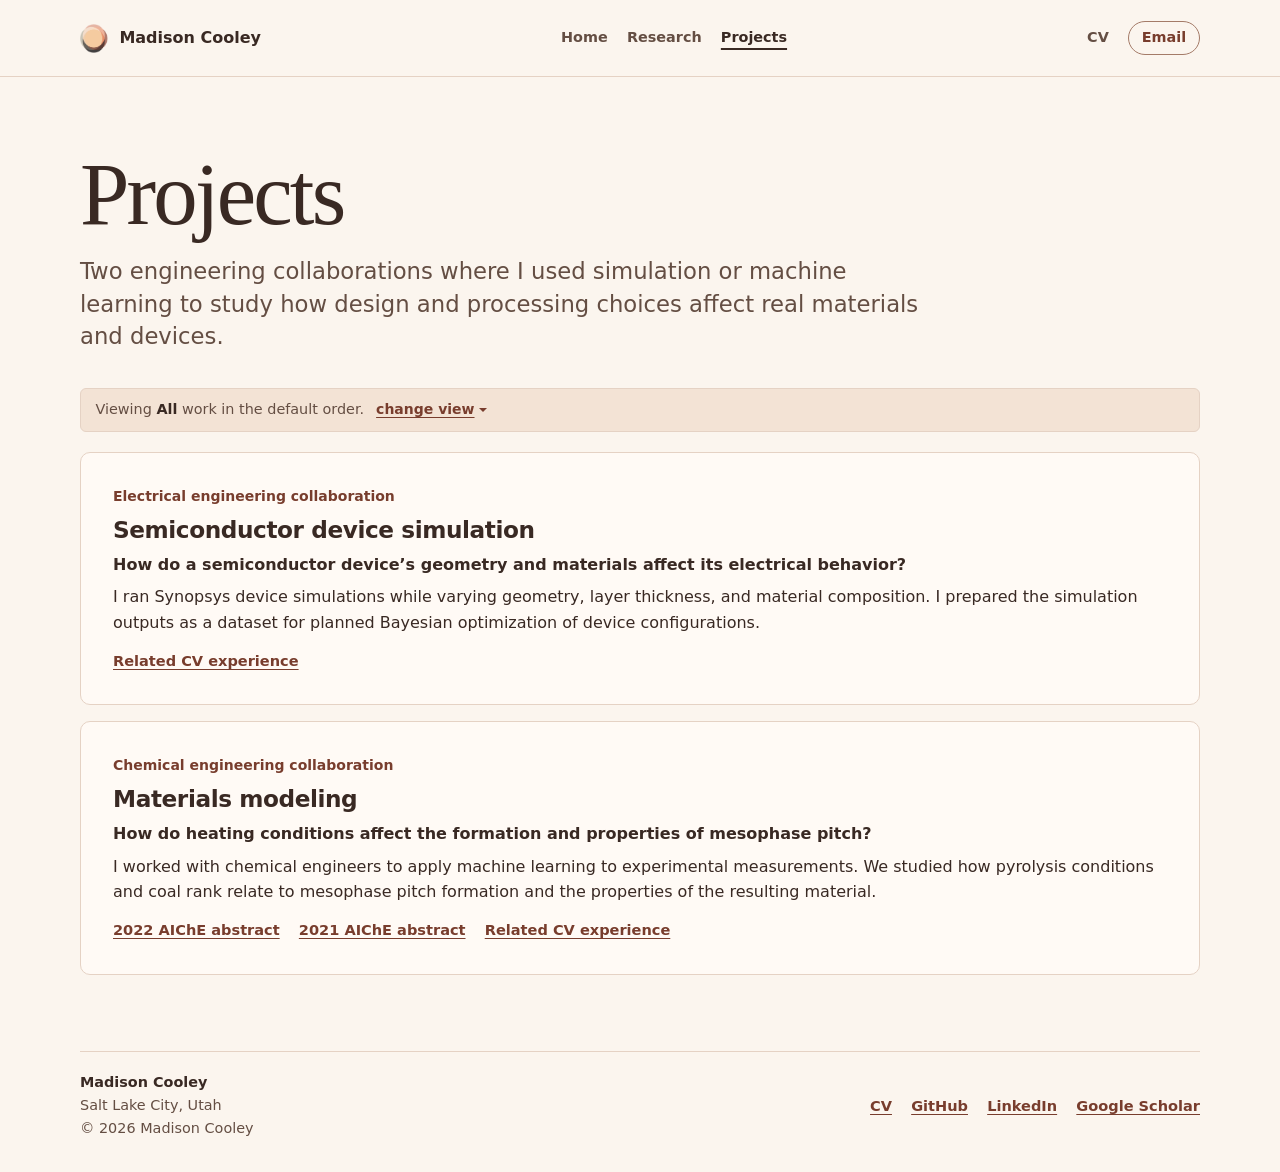
<file: projects/index.html>
<!doctype html>
<html lang="en">
<head>
  <meta charset="utf-8">
  <meta name="viewport" content="width=device-width, initial-scale=1">
  <meta name="description" content="Applied engineering projects in semiconductor device simulation and materials modeling.">
  <title>Projects | Madison Cooley</title>
  <link rel="stylesheet" href="../index.css">
  <script src="../lenses.js?v=4" defer></script>
  <script src="../target-highlight.js?v=4" defer></script>
  <link rel="icon" type="image/png" href="../images/brand-mark.png">
  <meta property="og:type" content="website">
  <meta property="og:title" content="Projects · Madison Cooley">
  <meta property="og:description" content="Applied engineering projects in semiconductor device simulation and materials modeling.">
  <meta property="og:url" content="https://madicooley.github.io/projects/">
  <meta property="og:image" content="https://madicooley.github.io/images/mcooley2.jpg">
  <meta name="twitter:card" content="summary">
  <script src="../email.js" defer></script>
</head>
<body>
  <a class="skip" href="#main">Skip to content</a>
  <header class="site-header">
    <div class="wrap header-inner">
      <a class="brand" href="../"><span class="mark" aria-hidden="true"></span>Madison Cooley</a>
      <nav aria-label="Main navigation">
        <a href="../">Home</a>
        <a href="../research/">Research</a>
        <a href="./" aria-current="page">Projects</a>
      </nav>
      <div class="header-links"><a href="../cv/">CV</a>
        <details class="email-disclosure">
          <summary class="contact">Email</summary>
          <p>mcooley220 [at] gmail [dot] com</p>
        </details>
      </div>
    </div>
  </header>
  <main class="wrap" id="main" tabindex="-1">
    <div class="page-intro">
      <h1>Projects</h1>
      <p class="lead">Two engineering collaborations where I used simulation or machine learning to study how design and processing choices affect real materials and devices.</p>
    </div>
    <section class="paper-list" aria-label="Engineering projects">
      <article class="paper" id="semiconductor-device-simulation">
        <p class="eyebrow">Electrical engineering collaboration</p>
        <h2>Semiconductor device simulation</h2>
        <p class="paper-lead">How do a semiconductor device’s geometry and materials affect its electrical behavior?</p>
        <p>I ran Synopsys device simulations while varying geometry, layer thickness, and material composition. I prepared the simulation outputs as a dataset for planned Bayesian optimization of device configurations.</p>
        <div class="link-row"><a href="../cv/#synopsys-simulation">Related CV experience</a></div>
      </article>
      <article class="paper" id="materials-modeling">
        <p class="eyebrow">Chemical engineering collaboration</p>
        <h2>Materials modeling</h2>
        <p class="paper-lead">How do heating conditions affect the formation and properties of mesophase pitch?</p>
        <p>I worked with chemical engineers to apply machine learning to experimental measurements. We studied how pyrolysis conditions and coal rank relate to mesophase pitch formation and the properties of the resulting material.</p>
        <div class="link-row">
          <a href="../cv/#mesophase-abstract">2022 AIChE abstract</a>
          <a href="../cv/#pyrolysis-abstract">2021 AIChE abstract</a>
          <a href="../cv/#materials-modeling">Related CV experience</a>
        </div>
      </article>
    </section>
  </main>
  <footer class="site-footer wrap">
    <div><strong>Madison Cooley</strong><br>Salt Lake City, Utah<br>© 2026 Madison Cooley</div>
    <div class="link-row">
      <a href="../cv/">CV</a>
      <a href="https://github.com/madicooley" target="_blank" rel="noopener">GitHub</a>
      <a href="https://www.linkedin.com/in/madison-cooley/" target="_blank" rel="noopener">LinkedIn</a>
      <a href="https://scholar.google.com/citations?user=KTqFjaEAAAAJ&amp;hl=en" target="_blank" rel="noopener">Google Scholar</a>
    </div>
  </footer>
</body>
</html>
</file>
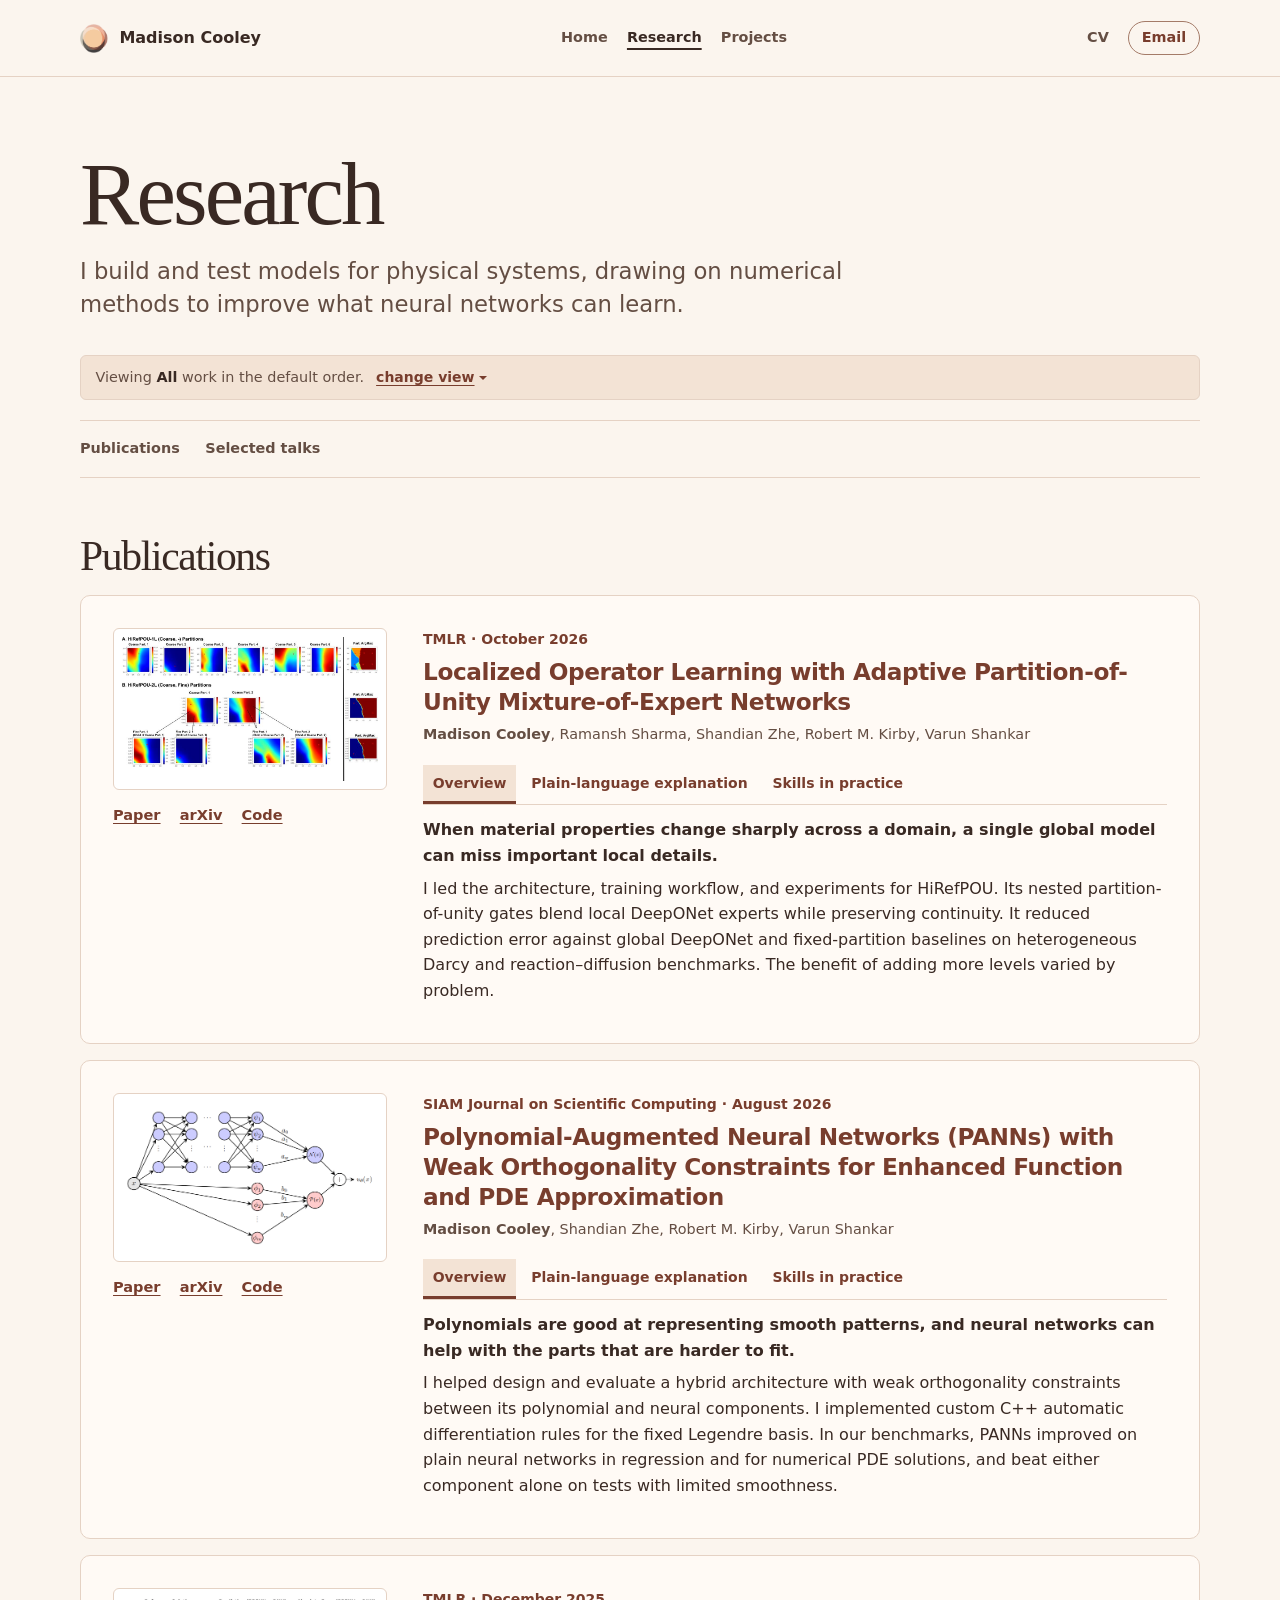
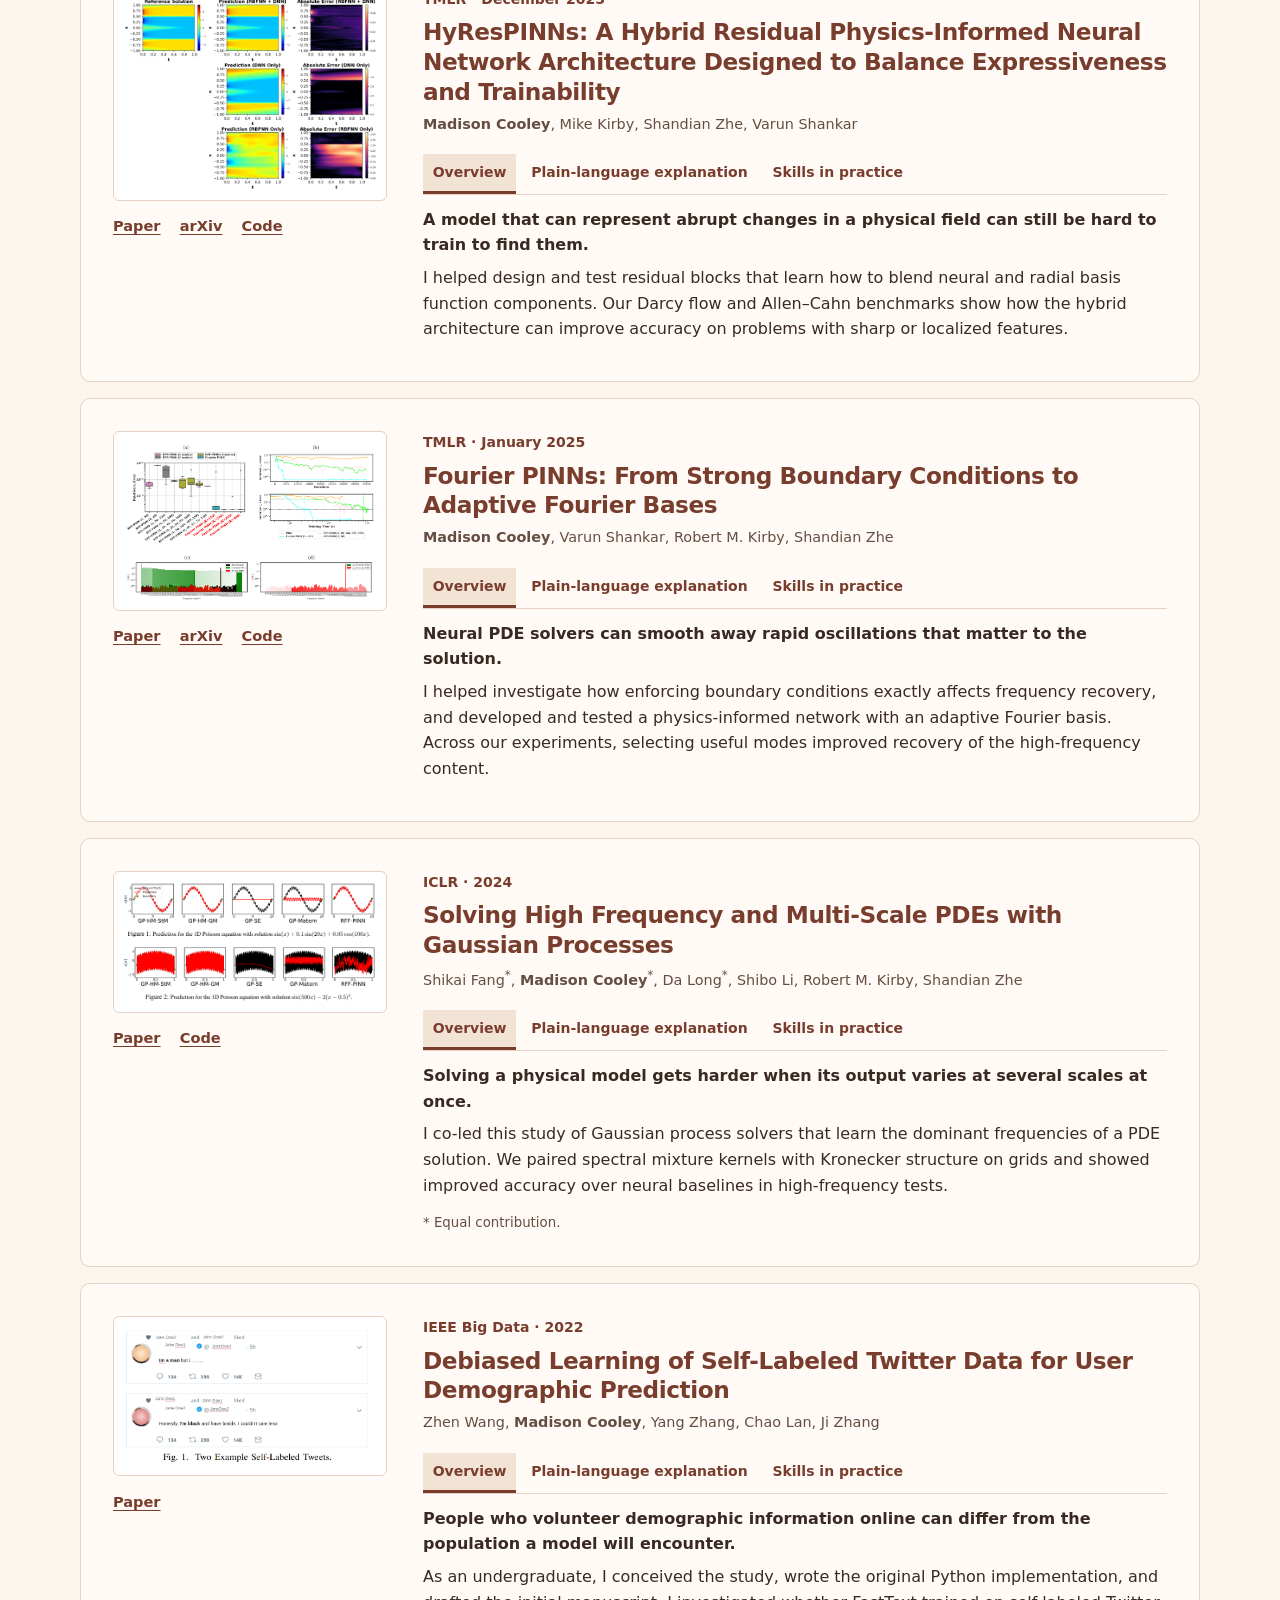
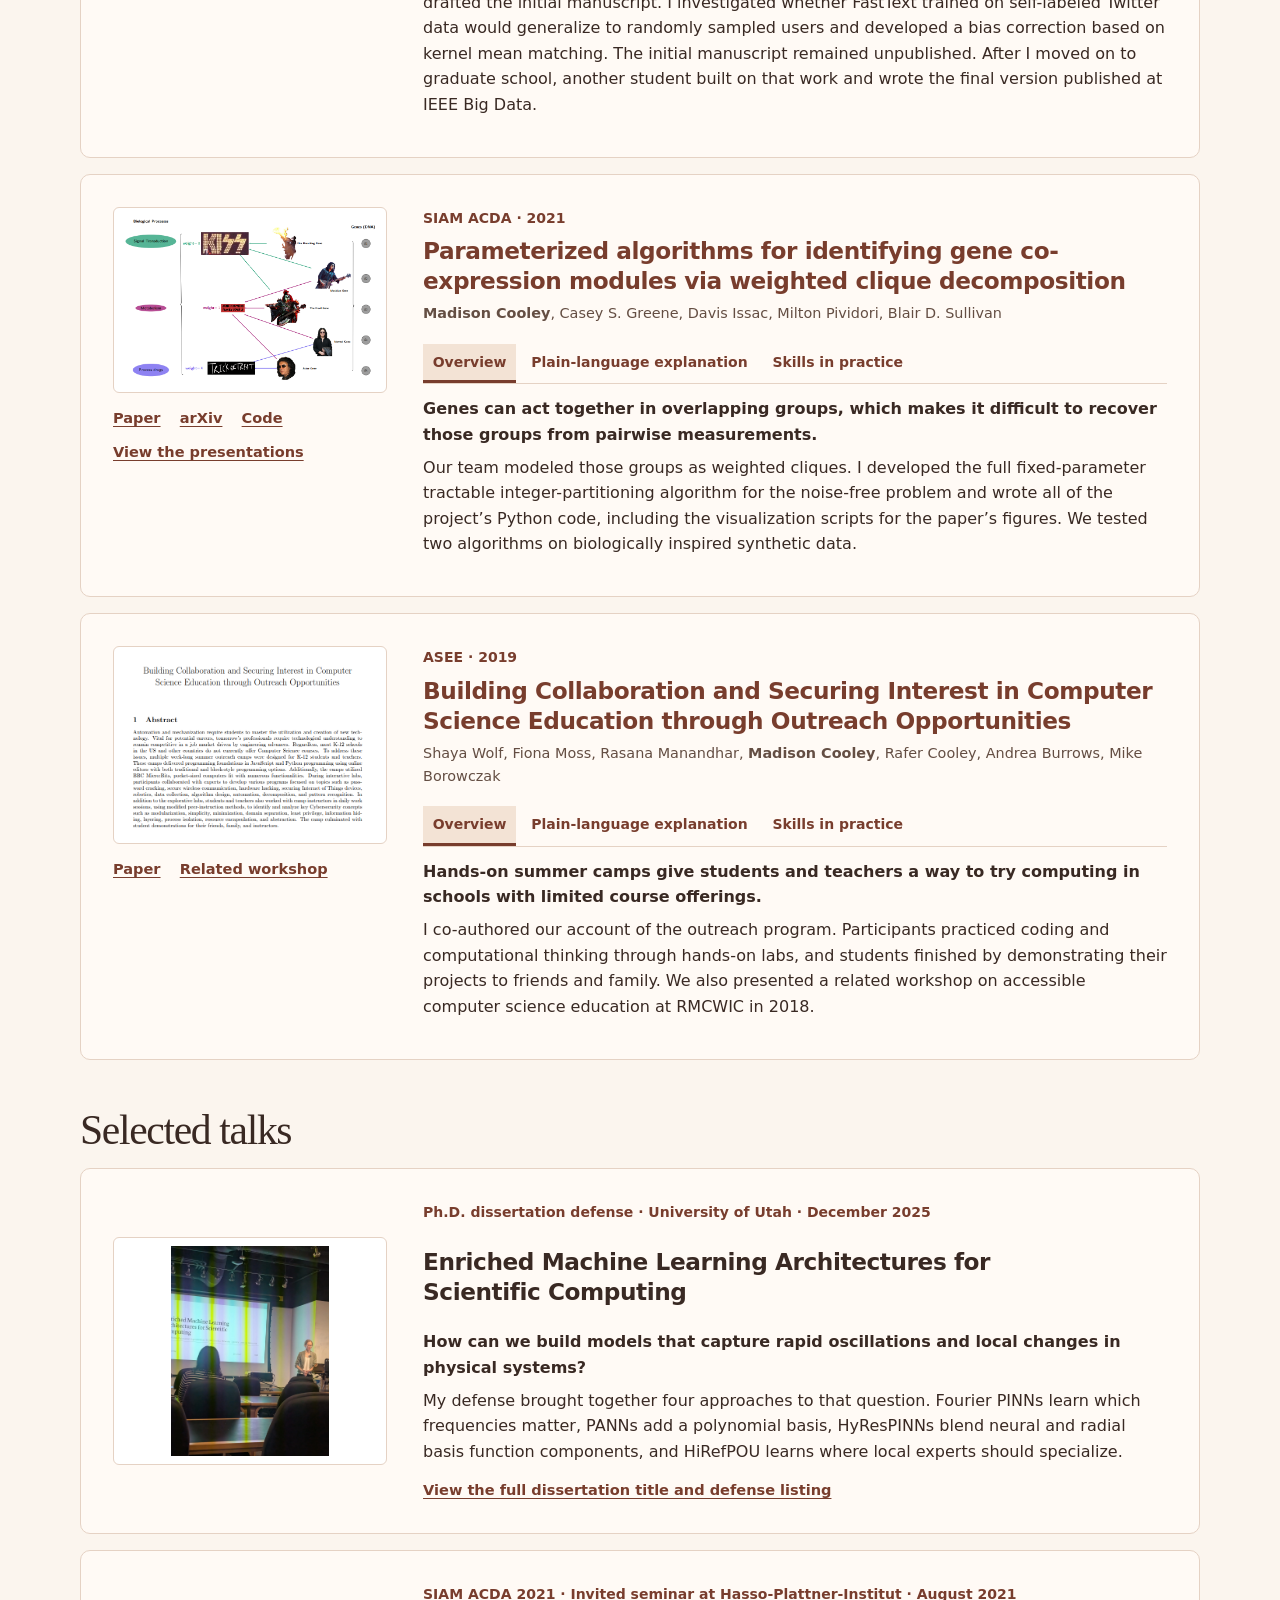
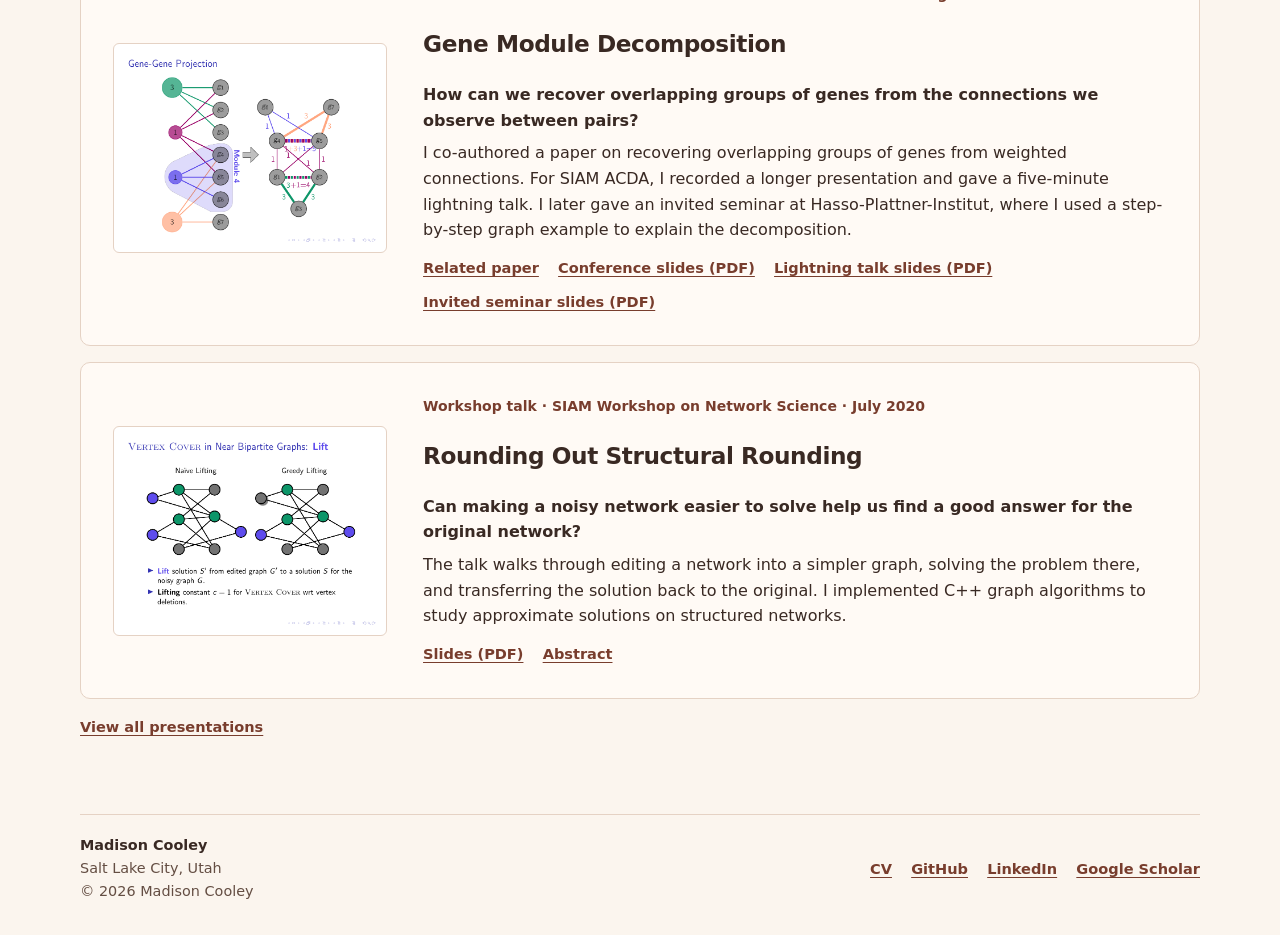
<file: research/index.html>
<!doctype html>
<html lang="en">
<head>
  <meta charset="utf-8">
  <meta name="viewport" content="width=device-width, initial-scale=1">
  <meta name="description" content="Published work in neural operators, physics-informed machine learning, and applied algorithms.">
  <title>Research | Madison Cooley</title>
  <link rel="stylesheet" href="../index.css">
  <script src="../lenses.js?v=4" defer></script>
  <script src="../target-highlight.js?v=4" defer></script>
  <script src="../publication-tabs.js?v=3" defer></script>
  <link rel="icon" type="image/png" href="../images/brand-mark.png">
  <meta property="og:type" content="website">
  <meta property="og:title" content="Research · Madison Cooley">
  <meta property="og:description" content="Published work in neural operators, physics-informed machine learning, and applied algorithms.">
  <meta property="og:url" content="https://madicooley.github.io/research/">
  <meta property="og:image" content="https://madicooley.github.io/images/mcooley2.jpg">
  <meta name="twitter:card" content="summary">
  <script src="../email.js" defer></script>
</head>
<body>
  <a class="skip" href="#main">Skip to content</a>
  <header class="site-header">
    <div class="wrap header-inner">
      <a class="brand" href="../"><span class="mark" aria-hidden="true"></span>Madison Cooley</a>
      <nav aria-label="Main navigation">
        <a href="../">Home</a>
        <a href="../research/" aria-current="page">Research</a>
        <a href="../projects/">Projects</a>
      </nav>
      <div class="header-links"><a href="../cv/">CV</a>
        <details class="email-disclosure">
          <summary class="contact">Email</summary>
          <p>mcooley220 [at] gmail [dot] com</p>
        </details>
      </div>
    </div>
  </header>
  <main class="wrap" id="main" tabindex="-1">
    <div class="page-intro">
      <h1>Research</h1>
      <p class="lead">I build and test models for physical systems, drawing on numerical methods to improve what neural networks can learn.</p>
    </div>
    <nav class="section-links link-row" aria-label="Research sections">
      <a href="#publicationdatabase">Publications</a>
      <a href="#selected-talks">Selected talks</a>
    </nav>

    <section class="paper-list" id="publicationdatabase" aria-labelledby="papers-title">
      <h2 class="section-title" id="papers-title">Publications</h2>
      <article class="paper has-image" id="hirefpou" data-work="Explore HiRefPOU">
        <div class="publication-citation">
          <p class="eyebrow">TMLR · October 2026</p>
          <h2><a href="https://openreview.net/forum?id=ccEY1fZ5gA" target="_blank" rel="noopener">Localized Operator Learning with Adaptive Partition-of-Unity Mixture-of-Expert Networks</a></h2>
          <p class="authors"><strong>Madison Cooley</strong>, Ramansh Sharma, Shandian Zhe, Robert M. Kirby, Varun Shankar</p>
        </div>
        <div class="publication-media">
          <a class="paper-image" href="../images/learned-partitions.jpg" aria-label="View figure for Localized Operator Learning with Adaptive Partition-of-Unity Mixture-of-Expert Networks"><img src="../images/learned-partitions.jpg" alt="Learned coarse and refined expert weights for reaction–diffusion" loading="lazy"></a>
          <div class="link-row"><a href="https://openreview.net/forum?id=ccEY1fZ5gA" target="_blank" rel="noopener">Paper</a><a href="https://arxiv.org/pdf/2610.04708v2" target="_blank" rel="noopener">arXiv</a><a href="https://github.com/madicooley/AdaptiveOL" target="_blank" rel="noopener">Code</a></div>
        </div>
        <div class="publication-content">
          <div class="publication-tabs" role="tablist" aria-label="Details for this publication" hidden></div>
          <section class="publication-panel" id="hirefpou-overview">
            <h3>Overview</h3>
            <p class="paper-lead">When material properties change sharply across a domain, a single global model can miss important local details.</p>
            <p>I led the architecture, training workflow, and experiments for HiRefPOU. Its nested partition-of-unity gates blend local DeepONet experts while preserving continuity. It reduced prediction error against global DeepONet and fixed-partition baselines on heterogeneous Darcy and reaction–diffusion benchmarks. The benefit of adding more levels varied by problem.</p>
          </section>
          <section class="publication-panel" id="hirefpou-plain-language">
            <h3>Plain-language explanation</h3>
            <p>Imagine trying to predict how water moves through soil made of sand and clay. The rules are the same everywhere, but water moves differently through each material. I built a model that learns which regions need their own specialists and blends their predictions where those regions overlap.</p>
          </section>
          <section class="publication-panel" id="hirefpou-skills">
            <h3>Skills in practice</h3>
            <ul class="publication-evidence">
              <li id="hirefpou-skill-python"><strong>Python.</strong> I led the training and evaluation workflow for a neural operator with learned spatial partitions.</li>
              <li id="hirefpou-skill-surrogate-modeling"><strong>Surrogate modeling.</strong> I led the design of a neural operator that predicts solutions for families of heterogeneous flow and reaction–diffusion problems.</li>
              <li id="hirefpou-skill-mixture-of-experts-models"><strong>Mixture-of-experts models.</strong> I designed the architecture around learned partition-of-unity weights that blend local predictions continuously.</li>
              <li id="hirefpou-skill-benchmarking-baseline-comparisons"><strong>Benchmarking &amp; baseline comparisons.</strong> I compared the model with global DeepONet and fixed-partition baselines on heterogeneous Darcy and reaction–diffusion benchmarks.</li>
              <li id="hirefpou-skill-model-interpretability"><strong>Model interpretability.</strong> I examined the learned expert weights to see where the model specialized and how those regions related to heterogeneous structure.</li>
            </ul>
            <ul hidden>
              <li data-skill data-contribution="Neural operator experiments in Python" data-description="I led the training and evaluation workflow for a neural operator with learned spatial partitions." data-evidence-target="hirefpou-skill-python">Python</li>
              <li data-skill data-contribution="Local surrogates for heterogeneous PDEs" data-description="I led the design of a neural operator that predicts solutions for families of heterogeneous flow and reaction–diffusion problems." data-evidence-target="hirefpou-skill-surrogate-modeling">Surrogate modeling</li>
              <li data-skill data-contribution="Local surrogates for heterogeneous PDEs" data-description="I led the design of a neural operator that predicts solutions for families of heterogeneous flow and reaction–diffusion problems." data-evidence-target="hirefpou-skill-surrogate-modeling">Neural operators</li>
              <li data-skill data-contribution="Local surrogates for heterogeneous PDEs" data-description="I led the design of a neural operator that predicts solutions for families of heterogeneous flow and reaction–diffusion problems." data-evidence-target="hirefpou-skill-surrogate-modeling">PDE approximation</li>
              <li data-skill data-contribution="A neural operator with nested local experts" data-description="I designed the architecture around learned partition-of-unity weights that blend local predictions continuously." data-evidence-target="hirefpou-skill-mixture-of-experts-models">Neural network architecture design</li>
              <li data-skill data-contribution="A neural operator with nested local experts" data-description="I designed the architecture around learned partition-of-unity weights that blend local predictions continuously." data-evidence-target="hirefpou-skill-mixture-of-experts-models">Mixture-of-experts models</li>
              <li data-skill data-contribution="A neural operator with nested local experts" data-description="I designed the architecture around learned partition-of-unity weights that blend local predictions continuously." data-evidence-target="hirefpou-skill-mixture-of-experts-models">Partition-of-unity methods</li>
              <li data-skill data-contribution="Testing when localization helps" data-description="I compared the model with global DeepONet and fixed-partition baselines on heterogeneous Darcy and reaction–diffusion benchmarks." data-evidence-target="hirefpou-skill-benchmarking-baseline-comparisons">Computational experiment design</li>
              <li data-skill data-contribution="Testing when localization helps" data-description="I compared the model with global DeepONet and fixed-partition baselines on heterogeneous Darcy and reaction–diffusion benchmarks." data-evidence-target="hirefpou-skill-benchmarking-baseline-comparisons">Benchmarking &amp; baseline comparisons</li>
              <li data-skill data-contribution="Testing when localization helps" data-description="I compared the model with global DeepONet and fixed-partition baselines on heterogeneous Darcy and reaction–diffusion benchmarks." data-evidence-target="hirefpou-skill-benchmarking-baseline-comparisons">Model evaluation</li>
              <li data-skill data-contribution="Reading the learned partitions" data-description="I examined the learned expert weights to see where the model specialized and how those regions related to heterogeneous structure." data-evidence-target="hirefpou-skill-model-interpretability">Model interpretability</li>
            </ul>
          </section>
        </div>
      </article>
      <article class="paper has-image" id="panns" data-work="Read the PANNs summary">
        <div class="publication-citation">
          <p class="eyebrow">SIAM Journal on Scientific Computing · August 2026</p>
          <h2><a href="https://doi.org/10.1137/25M1773556" target="_blank" rel="noopener">Polynomial-Augmented Neural Networks (PANNs) with Weak Orthogonality Constraints for Enhanced Function and PDE Approximation</a></h2>
          <p class="authors"><strong>Madison Cooley</strong>, Shandian Zhe, Robert M. Kirby, Varun Shankar</p>
        </div>
        <div class="publication-media">
          <a class="paper-image" href="../images/panns.webp" aria-label="View figure for Polynomial-Augmented Neural Networks (PANNs) with Weak Orthogonality Constraints for Enhanced Function and PDE Approximation"><img src="../images/panns.webp" alt="PANNs architecture combining a neural network with a polynomial expansion" width="632" height="373" loading="lazy"></a>
          <div class="link-row"><a href="https://doi.org/10.1137/25M1773556" target="_blank" rel="noopener">Paper</a><a href="https://arxiv.org/abs/2406.02336" target="_blank" rel="noopener">arXiv</a><a href="https://github.com/madicooley/KernelPack" target="_blank" rel="noopener">Code</a></div>
        </div>
        <div class="publication-content">
          <div class="publication-tabs" role="tablist" aria-label="Details for this publication" hidden></div>
          <section class="publication-panel" id="panns-overview">
            <h3>Overview</h3>
            <p class="paper-lead">Polynomials are good at representing smooth patterns, and neural networks can help with the parts that are harder to fit.</p>
            <p>I helped design and evaluate a hybrid architecture with weak orthogonality constraints between its polynomial and neural components. I implemented custom C++ automatic differentiation rules for the fixed Legendre basis. In our benchmarks, PANNs improved on plain neural networks in regression and for numerical PDE solutions, and beat either component alone on tests with limited smoothness.</p>
          </section>
          <section class="publication-panel" id="panns-plain-language">
            <h3>Plain-language explanation</h3>
            <p>Think of drawing a curve in two passes. A smooth line captures the broad shape, and a second pass fills in details that are harder to draw. Our model works in a similar way: a polynomial captures smooth patterns, and a neural network adds detail. Together they can fit some problems better than either component on its own.</p>
          </section>
          <section class="publication-panel" id="panns-skills">
            <h3>Skills in practice</h3>
            <ul class="publication-evidence">
              <li id="panns-skill-cpp-and-automatic-differentiation"><strong>C++ and automatic differentiation.</strong> I implemented automatic differentiation rules for the fixed Legendre polynomial basis in a neural network for function and PDE approximation.</li>
              <li id="panns-skill-polynomial-approximation"><strong>Polynomial approximation.</strong> I helped design a hybrid model with weak orthogonality constraints between the polynomial expansion and the neural network.</li>
              <li id="panns-skill-regression"><strong>Regression.</strong> I helped evaluate the architecture on function regression and on numerical PDE solutions to see when the polynomial basis helped.</li>
              <li id="panns-skill-model-evaluation"><strong>Model evaluation.</strong> I helped compare PANNs with plain neural networks on regression and PDE benchmarks, and with standalone polynomial models on functions with limited smoothness.</li>
            </ul>
            <ul hidden>
              <li data-skill data-contribution="Custom differentiation rules in C++" data-description="I implemented automatic differentiation rules for the fixed Legendre polynomial basis in a neural network for function and PDE approximation." data-evidence-target="panns-skill-cpp-and-automatic-differentiation">C++</li>
              <li data-skill data-contribution="Custom differentiation rules in C++" data-description="I implemented automatic differentiation rules for the fixed Legendre polynomial basis in a neural network for function and PDE approximation." data-evidence-target="panns-skill-cpp-and-automatic-differentiation">Automatic differentiation</li>
              <li data-skill data-contribution="Combining neural and polynomial approximations" data-description="I helped design a hybrid model with weak orthogonality constraints between the polynomial expansion and the neural network." data-evidence-target="panns-skill-polynomial-approximation">Neural network architecture design</li>
              <li data-skill data-contribution="Combining neural and polynomial approximations" data-description="I helped design a hybrid model with weak orthogonality constraints between the polynomial expansion and the neural network." data-evidence-target="panns-skill-polynomial-approximation">Hybrid neural–numerical methods</li>
              <li data-skill data-contribution="Combining neural and polynomial approximations" data-description="I helped design a hybrid model with weak orthogonality constraints between the polynomial expansion and the neural network." data-evidence-target="panns-skill-polynomial-approximation">Polynomial approximation</li>
              <li data-skill data-contribution="Testing polynomial augmentation on regression and PDEs" data-description="I helped evaluate the architecture on function regression and on numerical PDE solutions to see when the polynomial basis helped." data-evidence-target="panns-skill-regression">Regression</li>
              <li data-skill data-contribution="Testing polynomial augmentation on regression and PDEs" data-description="I helped evaluate the architecture on function regression and on numerical PDE solutions to see when the polynomial basis helped." data-evidence-target="panns-skill-regression">Physics-informed neural networks</li>
              <li data-skill data-contribution="Testing polynomial augmentation on regression and PDEs" data-description="I helped evaluate the architecture on function regression and on numerical PDE solutions to see when the polynomial basis helped." data-evidence-target="panns-skill-regression">PDE approximation</li>
              <li data-skill data-contribution="Comparing accuracy against both components" data-description="I helped compare PANNs with plain neural networks on regression and PDE benchmarks, and with standalone polynomial models on functions with limited smoothness." data-evidence-target="panns-skill-model-evaluation">Model evaluation</li>
              <li data-skill data-contribution="Comparing accuracy against both components" data-description="I helped compare PANNs with plain neural networks on regression and PDE benchmarks, and with standalone polynomial models on functions with limited smoothness." data-evidence-target="panns-skill-model-evaluation">Benchmarking &amp; baseline comparisons</li>
              <li data-skill data-contribution="Comparing accuracy against both components" data-description="I helped compare PANNs with plain neural networks on regression and PDE benchmarks, and with standalone polynomial models on functions with limited smoothness." data-evidence-target="panns-skill-model-evaluation">Error analysis</li>
            </ul>
          </section>
        </div>
      </article>
      <article class="paper has-image" id="hyrespinns" data-work="Explore HyResPINNs">
        <div class="publication-citation">
          <p class="eyebrow">TMLR · December 2025</p>
          <h2><a href="https://openreview.net/forum?id=et9WkjkqAw" target="_blank" rel="noopener">HyResPINNs: A Hybrid Residual Physics-Informed Neural Network Architecture Designed to Balance Expressiveness and Trainability</a></h2>
          <p class="authors"><strong>Madison Cooley</strong>, Mike Kirby, Shandian Zhe, Varun Shankar</p>
        </div>
        <div class="publication-media">
          <a class="paper-image" href="../images/hyrespinns.webp" aria-label="View figure for HyResPINNs: A Hybrid Residual Physics-Informed Neural Network Architecture Designed to Balance Expressiveness and Trainability"><img src="../images/hyrespinns.webp" alt="Comparison of HyResPINN benchmark solutions" loading="lazy"></a>
          <div class="link-row"><a href="https://openreview.net/forum?id=et9WkjkqAw" target="_blank" rel="noopener">Paper</a><a href="https://arxiv.org/pdf/2410.03573" target="_blank" rel="noopener">arXiv</a><a href="https://github.com/madicooley/HyResPINNs" target="_blank" rel="noopener">Code</a></div>
        </div>
        <div class="publication-content">
          <div class="publication-tabs" role="tablist" aria-label="Details for this publication" hidden></div>
          <section class="publication-panel" id="hyrespinns-overview">
            <h3>Overview</h3>
            <p class="paper-lead">A model that can represent abrupt changes in a physical field can still be hard to train to find them.</p>
            <p>I helped design and test residual blocks that learn how to blend neural and radial basis function components. Our Darcy flow and Allen–Cahn benchmarks show how the hybrid architecture can improve accuracy on problems with sharp or localized features.</p>
          </section>
          <section class="publication-panel" id="hyrespinns-plain-language">
            <h3>Plain-language explanation</h3>
            <p>A landscape can have broad hills and sharp ridges. A model needs to capture both, and it has to be able to learn where they are. We built a model that combines flexible neural networks with functions that can focus on local features, and tested how well it learned both kinds of patterns.</p>
          </section>
          <section class="publication-panel" id="hyrespinns-skills">
            <h3>Skills in practice</h3>
            <ul class="publication-evidence">
              <li id="hyrespinns-skill-pytorch"><strong>Python and PyTorch.</strong> I wrote all of the project’s code in Python using PyTorch, including the hybrid residual architecture and the training and evaluation code.</li>
              <li id="hyrespinns-skill-radial-basis-functions"><strong>Radial basis functions.</strong> I helped design and test blocks that combine neural and radial basis function components for physics-informed modeling.</li>
              <li id="hyrespinns-skill-model-evaluation"><strong>Model evaluation.</strong> I helped test the hybrid residual architecture on Darcy flow and Allen–Cahn problems, examining prediction accuracy and training behavior.</li>
            </ul>
            <ul hidden>
              <li data-skill data-contribution="Implementing HyResPINNs in PyTorch" data-description="I wrote all of the project’s code in Python using PyTorch, including the hybrid residual architecture and the training and evaluation code." data-evidence-target="hyrespinns-skill-pytorch">Python</li>
              <li data-skill data-contribution="Implementing HyResPINNs in PyTorch" data-description="I wrote all of the project’s code in Python using PyTorch, including the hybrid residual architecture and the training and evaluation code." data-evidence-target="hyrespinns-skill-pytorch">PyTorch</li>
              <li data-skill data-contribution="Residual blocks that learn how to blend bases" data-description="I helped design and test blocks that combine neural and radial basis function components for physics-informed modeling." data-evidence-target="hyrespinns-skill-radial-basis-functions">Neural network architecture design</li>
              <li data-skill data-contribution="Residual blocks that learn how to blend bases" data-description="I helped design and test blocks that combine neural and radial basis function components for physics-informed modeling." data-evidence-target="hyrespinns-skill-radial-basis-functions">Physics-informed neural networks</li>
              <li data-skill data-contribution="Residual blocks that learn how to blend bases" data-description="I helped design and test blocks that combine neural and radial basis function components for physics-informed modeling." data-evidence-target="hyrespinns-skill-radial-basis-functions">PDE approximation</li>
              <li data-skill data-contribution="Residual blocks that learn how to blend bases" data-description="I helped design and test blocks that combine neural and radial basis function components for physics-informed modeling." data-evidence-target="hyrespinns-skill-radial-basis-functions">Hybrid neural–numerical methods</li>
              <li data-skill data-contribution="Residual blocks that learn how to blend bases" data-description="I helped design and test blocks that combine neural and radial basis function components for physics-informed modeling." data-evidence-target="hyrespinns-skill-radial-basis-functions">Radial basis functions</li>
              <li data-skill data-contribution="Comparing accuracy and trainability" data-description="I helped test the hybrid residual architecture on Darcy flow and Allen–Cahn problems, examining prediction accuracy and training behavior." data-evidence-target="hyrespinns-skill-model-evaluation">Model evaluation</li>
              <li data-skill data-contribution="Comparing accuracy and trainability" data-description="I helped test the hybrid residual architecture on Darcy flow and Allen–Cahn problems, examining prediction accuracy and training behavior." data-evidence-target="hyrespinns-skill-model-evaluation">Benchmarking &amp; baseline comparisons</li>
              <li data-skill data-contribution="Comparing accuracy and trainability" data-description="I helped test the hybrid residual architecture on Darcy flow and Allen–Cahn problems, examining prediction accuracy and training behavior." data-evidence-target="hyrespinns-skill-model-evaluation">Computational performance evaluation</li>
            </ul>
          </section>
        </div>
      </article>
      <article class="paper has-image" id="fourier" data-work="Explore Fourier PINNs">
        <div class="publication-citation">
          <p class="eyebrow">TMLR · January 2025</p>
          <h2><a href="https://openreview.net/forum?id=KqRnsEMYLx" target="_blank" rel="noopener">Fourier PINNs: From Strong Boundary Conditions to Adaptive Fourier Bases</a></h2>
          <p class="authors"><strong>Madison Cooley</strong>, Varun Shankar, Robert M. Kirby, Shandian Zhe</p>
        </div>
        <div class="publication-media">
          <a class="paper-image" href="../images/fourier.webp" aria-label="View figure for Fourier PINNs: From Strong Boundary Conditions to Adaptive Fourier Bases"><img src="../images/fourier.webp" alt="Fourier PINN benchmark comparing relative errors, training convergence, and predicted frequency spectra" width="639" height="403" loading="lazy"></a>
          <div class="link-row"><a href="https://openreview.net/forum?id=KqRnsEMYLx" target="_blank" rel="noopener">Paper</a><a href="https://arxiv.org/abs/2410.03496" target="_blank" rel="noopener">arXiv</a><a href="https://github.com/madicooley/FourierPINNs" target="_blank" rel="noopener">Code</a></div>
        </div>
        <div class="publication-content">
          <div class="publication-tabs" role="tablist" aria-label="Details for this publication" hidden></div>
          <section class="publication-panel" id="fourier-overview">
            <h3>Overview</h3>
            <p class="paper-lead">Neural PDE solvers can smooth away rapid oscillations that matter to the solution.</p>
            <p>I helped investigate how enforcing boundary conditions exactly affects frequency recovery, and developed and tested a physics-informed network with an adaptive Fourier basis. Across our experiments, selecting useful modes improved recovery of the high-frequency content.</p>
          </section>
          <section class="publication-panel" id="fourier-plain-language">
            <h3>Plain-language explanation</h3>
            <p>A recording can contain a slow bass line and a fast trill at the same time. A neural network may learn the slow part first and miss the fast one. We gave the model a set of possible wave patterns and a way to choose the ones it needed, so it could recover fine details in the solution.</p>
          </section>
          <section class="publication-panel" id="fourier-skills">
            <h3>Skills in practice</h3>
            <ul class="publication-evidence">
              <li id="fourier-skill-pytorch"><strong>TensorFlow and LibTorch (C++).</strong> I built the original implementation in TensorFlow, then ported the Fourier PINN to C++ using LibTorch, the PyTorch C++ library.</li>
              <li id="fourier-skill-fourier-approximation"><strong>Fourier approximation.</strong> I helped develop and test an adaptive Fourier basis that selects useful frequency modes during training.</li>
              <li id="fourier-skill-error-analysis"><strong>Error analysis.</strong> I helped compare predicted spectra with the true solutions to see which high-frequency modes the models recovered.</li>
              <li id="fourier-skill-model-interpretability"><strong>Model interpretability.</strong> I examined which Fourier modes remained active after training to see which frequencies the model used to reconstruct the solution.</li>
            </ul>
            <ul hidden>
              <li data-skill data-contribution="Building the original TensorFlow implementation" data-description="I built the original implementation in TensorFlow, then ported the Fourier PINN to C++ using LibTorch, the PyTorch C++ library." data-evidence-target="fourier-skill-pytorch">TensorFlow</li>
              <li data-skill data-contribution="Porting Fourier PINNs from TensorFlow to LibTorch" data-description="I built the original implementation in TensorFlow, then ported the Fourier PINN to C++ using LibTorch, the PyTorch C++ library." data-evidence-target="fourier-skill-pytorch">PyTorch</li>
              <li data-skill data-contribution="Porting the model to C++ with LibTorch" data-description="I built the original implementation in TensorFlow, then ported the Fourier PINN to C++ using LibTorch, the PyTorch C++ library." data-evidence-target="fourier-skill-pytorch">C++</li>
              <li data-skill data-contribution="Recovering high-frequency PDE solutions" data-description="I helped develop and test an adaptive Fourier basis that selects useful frequency modes during training." data-evidence-target="fourier-skill-fourier-approximation">Physics-informed neural networks</li>
              <li data-skill data-contribution="Recovering high-frequency PDE solutions" data-description="I helped develop and test an adaptive Fourier basis that selects useful frequency modes during training." data-evidence-target="fourier-skill-fourier-approximation">PDE approximation</li>
              <li data-skill data-contribution="Recovering high-frequency PDE solutions" data-description="I helped develop and test an adaptive Fourier basis that selects useful frequency modes during training." data-evidence-target="fourier-skill-fourier-approximation">Hybrid neural–numerical methods</li>
              <li data-skill data-contribution="Recovering high-frequency PDE solutions" data-description="I helped develop and test an adaptive Fourier basis that selects useful frequency modes during training." data-evidence-target="fourier-skill-fourier-approximation">Fourier approximation</li>
              <li data-skill data-contribution="Checking frequency recovery" data-description="I helped compare predicted spectra with the true solutions to see which high-frequency modes the models recovered." data-evidence-target="fourier-skill-error-analysis">Error analysis</li>
              <li data-skill data-contribution="Checking frequency recovery" data-description="I helped compare predicted spectra with the true solutions to see which high-frequency modes the models recovered." data-evidence-target="fourier-skill-error-analysis">Model evaluation</li>
              <li data-skill data-contribution="Interpreting the active Fourier modes" data-description="I examined which Fourier modes remained active after training to see which frequencies the model used to reconstruct the solution." data-evidence-target="fourier-skill-model-interpretability">Model interpretability</li>
            </ul>
          </section>
        </div>
      </article>
      <article class="paper has-image" id="gaussian-processes" data-work="Explore the Gaussian process study">
        <div class="publication-citation">
          <p class="eyebrow">ICLR · 2024</p>
          <h2><a href="https://openreview.net/forum?id=q4AEBLHuA6" target="_blank" rel="noopener">Solving High Frequency and Multi-Scale PDEs with Gaussian Processes</a></h2>
          <p class="authors">Shikai Fang<sup>*</sup>, <strong>Madison Cooley</strong><sup>*</sup>, Da Long<sup>*</sup>, Shibo Li, Robert M. Kirby, Shandian Zhe</p>
        </div>
        <div class="publication-media">
          <a class="paper-image" href="../images/gaussian-processes.webp" aria-label="View figure for Solving High Frequency and Multi-Scale PDEs with Gaussian Processes"><img src="../images/gaussian-processes.webp" alt="Predictions from five methods compared with reference solutions for two 1D Poisson problems" width="592" height="287" loading="lazy"></a>
          <div class="link-row"><a href="https://openreview.net/forum?id=q4AEBLHuA6" target="_blank" rel="noopener">Paper</a><a href="https://github.com/xuangu-fang/Gaussian-Process-Solver-for-High-Freq-PDE" target="_blank" rel="noopener">Code</a></div>
        </div>
        <div class="publication-content">
          <div class="publication-tabs" role="tablist" aria-label="Details for this publication" hidden></div>
          <section class="publication-panel" id="gaussian-processes-overview">
            <h3>Overview</h3>
            <p class="paper-lead">Solving a physical model gets harder when its output varies at several scales at once.</p>
            <p>I co-led this study of Gaussian process solvers that learn the dominant frequencies of a PDE solution. We paired spectral mixture kernels with Kronecker structure on grids and showed improved accuracy over neural baselines in high-frequency tests.</p>
          </section>
          <section class="publication-panel" id="gaussian-processes-plain-language">
            <h3>Plain-language explanation</h3>
            <p>Some physics problems produce solutions with both broad trends and tiny ripples. We built a solver that can learn which kinds of ripples are present. In our tests, it followed rapid oscillations that several comparison methods missed.</p>
          </section>
          <section class="publication-panel" id="gaussian-processes-skills">
            <h3>Skills in practice</h3>
            <ul class="publication-evidence">
              <li id="gaussian-processes-skill-gaussian-processes"><strong>Gaussian processes.</strong> I co-led a study that used spectral mixture kernels to learn the dominant frequencies in PDE solutions.</li>
              <li id="gaussian-processes-skill-benchmarking-baseline-comparisons"><strong>Benchmarking &amp; baseline comparisons.</strong> I co-led the study that evaluated the Gaussian process solver against neural baselines on high-frequency PDE tests.</li>
            </ul>
            <ul hidden>
              <li data-skill data-contribution="Gaussian process solvers for multiscale PDEs" data-description="I co-led a study that used spectral mixture kernels to learn the dominant frequencies in PDE solutions." data-evidence-target="gaussian-processes-skill-gaussian-processes">Gaussian processes</li>
              <li data-skill data-contribution="Gaussian process solvers for multiscale PDEs" data-description="I co-led a study that used spectral mixture kernels to learn the dominant frequencies in PDE solutions." data-evidence-target="gaussian-processes-skill-gaussian-processes">PDE approximation</li>
              <li data-skill data-contribution="Comparing Gaussian process and neural solvers" data-description="I co-led the study that evaluated the Gaussian process solver against neural baselines on high-frequency PDE tests." data-evidence-target="gaussian-processes-skill-benchmarking-baseline-comparisons">Benchmarking &amp; baseline comparisons</li>
              <li data-skill data-contribution="Comparing Gaussian process and neural solvers" data-description="I co-led the study that evaluated the Gaussian process solver against neural baselines on high-frequency PDE tests." data-evidence-target="gaussian-processes-skill-benchmarking-baseline-comparisons">Model evaluation</li>
            </ul>
          </section>
          <p class="paper-note"><small>* Equal contribution.</small></p>
        </div>
      </article>
      <article class="paper has-image" id="self-labeled-data" data-work="Explore the sampling-bias study">
        <div class="publication-citation">
          <p class="eyebrow">IEEE Big Data · 2022</p>
          <h2><a href="https://doi.org/10.1109/BigData55660.2022.10020166" target="_blank" rel="noopener">Debiased Learning of Self-Labeled Twitter Data for User Demographic Prediction</a></h2>
          <p class="authors">Zhen Wang, <strong>Madison Cooley</strong>, Yang Zhang, Chao Lan, Ji Zhang</p>
        </div>
        <div class="publication-media">
          <a class="paper-image" href="../images/self-labeled-data.webp" aria-label="View figure for Debiased Learning of Self-Labeled Twitter Data for User Demographic Prediction"><img src="../images/self-labeled-data.webp" alt="Two example tweets illustrating how people self-report demographic information" width="725" height="403" loading="lazy"></a>
          <div class="link-row"><a href="https://doi.org/10.1109/BigData55660.2022.10020166" target="_blank" rel="noopener">Paper</a></div>
        </div>
        <div class="publication-content">
          <div class="publication-tabs" role="tablist" aria-label="Details for this publication" hidden></div>
          <section class="publication-panel" id="self-labeled-data-overview">
            <h3>Overview</h3>
            <p class="paper-lead">People who volunteer demographic information online can differ from the population a model will encounter.</p>
            <p>As an undergraduate, I conceived the study, wrote the original Python implementation, and drafted the initial manuscript. I investigated whether FastText trained on self-labeled Twitter data would generalize to randomly sampled users and developed a bias correction based on kernel mean matching. The initial manuscript remained unpublished. After I moved on to graduate school, another student built on that work and wrote the final version published at IEEE Big Data.</p>
          </section>
          <section class="publication-panel" id="self-labeled-data-plain-language">
            <h3>Plain-language explanation</h3>
            <p>Suppose you train a model on people who volunteered a detail about themselves online. Those volunteers may differ from the people the model later encounters. My original question was whether a model would work as well on a random sample of users. I developed a way to adjust for the difference during training.</p>
          </section>
          <section class="publication-panel" id="self-labeled-data-skills">
            <h3>Skills in practice</h3>
            <ul class="publication-evidence">
              <li id="self-labeled-data-skill-predictive-modeling"><strong>Predictive modeling.</strong> I proposed investigating whether demographic predictions trained on self-labeled Twitter data would generalize to randomly sampled users.</li>
              <li id="self-labeled-data-skill-python"><strong>Python.</strong> I reimplemented FastText in Python and wrote the original bias-correction code using a modified kernel mean matching approach.</li>
              <li id="self-labeled-data-skill-scientific-writing"><strong>Scientific writing.</strong> I wrote the original manuscript, describing the research question, model, and approach to correcting sampling bias.</li>
            </ul>
            <ul hidden>
              <li data-skill data-contribution="Framing the sampling-bias problem" data-description="I proposed investigating whether demographic predictions trained on self-labeled Twitter data would generalize to randomly sampled users." data-evidence-target="self-labeled-data-skill-predictive-modeling">Predictive modeling</li>
              <li data-skill data-contribution="Framing the sampling-bias problem" data-description="I proposed investigating whether demographic predictions trained on self-labeled Twitter data would generalize to randomly sampled users." data-evidence-target="self-labeled-data-skill-predictive-modeling">Supervised learning</li>
              <li data-skill data-contribution="Implementing the original model in Python" data-description="I reimplemented FastText in Python and wrote the original bias-correction code using a modified kernel mean matching approach." data-evidence-target="self-labeled-data-skill-python">Python</li>
              <li data-skill data-contribution="Drafting the original manuscript" data-description="I wrote the original manuscript, describing the research question, model, and approach to correcting sampling bias." data-evidence-target="self-labeled-data-skill-scientific-writing">Scientific writing</li>
            </ul>
          </section>
        </div>
      </article>
      <article class="paper has-image" id="gene-modules" data-work="Explore gene co-expression research">
        <div class="publication-citation">
          <p class="eyebrow">SIAM ACDA · 2021</p>
          <h2><a href="https://doi.org/10.1137/1.9781611976830.11" target="_blank" rel="noopener">Parameterized algorithms for identifying gene co-expression modules via weighted clique decomposition</a></h2>
          <p class="authors"><strong>Madison Cooley</strong>, Casey S. Greene, Davis Issac, Milton Pividori, Blair D. Sullivan</p>
        </div>
        <div class="publication-media">
          <a class="paper-image" href="../images/cliques.webp" aria-label="View figure for Parameterized algorithms for identifying gene co-expression modules via weighted clique decomposition"><img src="../images/cliques.webp" alt="Illustration using the band KISS to explain how overlapping groups and their weights model gene co-expression" width="909" height="596" loading="lazy"></a>
          <div class="link-row"><a href="https://doi.org/10.1137/1.9781611976830.11" target="_blank" rel="noopener">Paper</a><a href="https://arxiv.org/abs/2106.00657" target="_blank" rel="noopener">arXiv</a><a href="https://github.com/TheoryInPractice/cricca" target="_blank" rel="noopener">Code</a><a href="#gene-module-talk">View the presentations</a></div>
        </div>
        <div class="publication-content">
          <div class="publication-tabs" role="tablist" aria-label="Details for this publication" hidden></div>
          <section class="publication-panel" id="gene-modules-overview">
            <h3>Overview</h3>
            <p class="paper-lead">Genes can act together in overlapping groups, which makes it difficult to recover those groups from pairwise measurements.</p>
            <p>Our team modeled those groups as weighted cliques. I developed the full fixed-parameter tractable integer-partitioning algorithm for the noise-free problem and wrote all of the project’s Python code, including the visualization scripts for the paper’s figures. We tested two algorithms on biologically inspired synthetic data.</p>
          </section>
          <section class="publication-panel" id="gene-modules-plain-language">
            <h3>Plain-language explanation</h3>
            <p>Genes can take part in several jobs at once, like people who belong to more than one club. We usually observe how strongly pairs of genes vary together. We studied how to work backward from those pairwise connections to identify the overlapping groups that could have produced them.</p>
          </section>
          <section class="publication-panel" id="gene-modules-skills">
            <h3>Skills in practice</h3>
            <ul class="publication-evidence">
              <li id="gene-modules-skill-graph-algorithms"><strong>Graph algorithms.</strong> I developed the full integer-partitioning algorithm for decomposing weighted graphs into overlapping cliques. The algorithm is fixed-parameter tractable in the number of cliques in the noise-free setting.</li>
              <li id="gene-modules-skill-python"><strong>Python.</strong> I wrote all of the project’s Python code, including the implementation of the decomposition algorithms and the experiments on synthetic data.</li>
              <li id="gene-modules-skill-data-visualization"><strong>Data visualization.</strong> I wrote the Python visualization scripts that produced the figures in the paper.</li>
            </ul>
            <ul hidden>
              <li data-skill data-contribution="Fixed-parameter tractable algorithm design" data-description="I developed the full integer-partitioning algorithm for decomposing weighted graphs into overlapping cliques. The algorithm is fixed-parameter tractable in the number of cliques in the noise-free setting." data-evidence-target="gene-modules-skill-graph-algorithms">Graph algorithms</li>
              <li data-skill data-contribution="Research implementation in Python" data-description="I wrote all of the project’s Python code, including the implementation of the decomposition algorithms and the experiments on synthetic data." data-evidence-target="gene-modules-skill-python">Python</li>
              <li data-skill data-contribution="Figure generation in Python" data-description="I wrote the Python visualization scripts that produced the figures in the paper." data-evidence-target="gene-modules-skill-data-visualization">Data visualization</li>
            </ul>
          </section>
        </div>
      </article>
      <article class="paper has-image" id="outreach" data-work="View the outreach paper">
        <div class="publication-citation">
          <p class="eyebrow">ASEE · 2019</p>
          <h2><a href="https://doi.org/10.18260/1-2--32484" target="_blank" rel="noopener">Building Collaboration and Securing Interest in Computer Science Education through Outreach Opportunities</a></h2>
          <p class="authors">Shaya Wolf, Fiona Moss, Rasana Manandhar, <strong>Madison Cooley</strong>, Rafer Cooley, Andrea Burrows, Mike Borowczak</p>
        </div>
        <div class="publication-media">
          <a class="paper-image" href="../images/outreach.webp" aria-label="View figure for Building Collaboration and Securing Interest in Computer Science Education through Outreach Opportunities"><img src="../images/outreach.webp" alt="Title and abstract of the paper on computing outreach camps for K–12 students and teachers" width="658" height="461" loading="lazy"></a>
          <div class="link-row"><a href="https://doi.org/10.18260/1-2--32484" target="_blank" rel="noopener">Paper</a><a href="../cv/#accessible-cs-workshop">Related workshop</a></div>
        </div>
        <div class="publication-content">
          <div class="publication-tabs" role="tablist" aria-label="Details for this publication" hidden></div>
          <section class="publication-panel" id="outreach-overview">
            <h3>Overview</h3>
            <p class="paper-lead">Hands-on summer camps give students and teachers a way to try computing in schools with limited course offerings.</p>
            <p>I co-authored our account of the outreach program. Participants practiced coding and computational thinking through hands-on labs, and students finished by demonstrating their projects to friends and family. We also presented a related workshop on accessible computer science education at RMCWIC in 2018.</p>
          </section>
          <section class="publication-panel" id="outreach-plain-language">
            <h3>Plain-language explanation</h3>
            <p>What happens when students who have limited access to computing classes get a chance to build something with code? We documented camps where students and teachers tried hands-on activities and students showed their projects to family and friends.</p>
          </section>
          <section class="publication-panel" id="outreach-skills">
            <h3>Skills in practice</h3>
            <ul class="publication-evidence">
              <li id="outreach-skill-computing-education"><strong>Computing education.</strong> I co-authored the paper documenting the camp activities and student demonstrations.</li>
            </ul>
            <ul hidden>
              <li data-skill data-contribution="Documenting a computing outreach program" data-description="I co-authored the paper documenting summer camps where K–12 students and teachers practiced coding and computational thinking." data-evidence-target="outreach-skill-computing-education">Computing education</li>
            </ul>
          </section>
        </div>
      </article>
    </section>
    <section class="paper-list selected-talks" id="selected-talks" aria-labelledby="talks-title">
      <h2 class="section-title" id="talks-title">Selected talks</h2>
      <article class="paper has-image" id="dissertation-talk" data-work="View the dissertation defense">
        <a class="paper-image" href="../images/dissertation-defense.webp" aria-label="View the dissertation defense photo">
          <img src="../images/dissertation-defense.webp" alt="Madison Cooley presenting her dissertation beside the projected title slide" width="1542" height="2048" loading="lazy">
        </a>
        <div>
          <p class="eyebrow">Ph.D. dissertation defense · University of Utah · December 2025</p>
          <h3>Enriched Machine Learning Architectures for Scientific Computing</h3>
          <p class="paper-lead">How can we build models that capture rapid oscillations and local changes in physical systems?</p>
          <p>My defense brought together four approaches to that question. Fourier PINNs learn which frequencies matter, PANNs add a polynomial basis, HyResPINNs blend neural and radial basis function components, and HiRefPOU learns where local experts should specialize.</p>
          <ul hidden>
            <li data-skill data-contribution="Presenting my dissertation" data-description="I presented four model architectures for capturing oscillations and local changes in physical systems at my Ph.D. defense.">Technical presentations</li>
            <li data-skill data-contribution="Writing my dissertation" data-description="I wrote a dissertation that brings together Fourier PINNs, PANNs, HyResPINNs, and HiRefPOU.">Scientific writing</li>
          </ul>
          <div class="link-row"><a href="../cv/#dissertation-defense">View the full dissertation title and defense listing</a></div>
        </div>
      </article>
      <article class="paper has-image" id="gene-module-talk" data-work="View the gene module talks">
        <a class="paper-image" href="../images/gene-module-talk.webp" aria-label="View the gene–gene projection slide">
          <img src="../images/gene-module-talk.webp" alt="Talk slide showing how overlapping modules project onto a weighted network of genes" width="900" height="675" loading="lazy">
        </a>
        <div>
          <p class="eyebrow">SIAM ACDA 2021 · Invited seminar at Hasso-Plattner-Institut · August 2021</p>
          <h3>Gene Module Decomposition</h3>
          <p class="paper-lead">How can we recover overlapping groups of genes from the connections we observe between pairs?</p>
          <p>I co-authored a paper on recovering overlapping groups of genes from weighted connections. For SIAM ACDA, I recorded a longer presentation and gave a five-minute lightning talk. I later gave an invited seminar at Hasso-Plattner-Institut, where I used a step-by-step graph example to explain the decomposition.</p>
          <ul hidden>
            <li data-skill data-contribution="Explaining an algorithm to different audiences" data-description="I recorded a conference presentation, gave a five-minute lightning talk, and gave an invited seminar that used a step-by-step graph example.">Technical presentations</li>
          </ul>
          <div class="link-row"><a href="#gene-modules">Related paper</a><a href="../resources/acda21_talk.pdf">Conference slides (PDF)</a><a href="../resources/acda21_lighttalk.pdf">Lightning talk slides (PDF)</a><a href="../resources/acda21_longtalk.pdf">Invited seminar slides (PDF)</a></div>
        </div>
      </article>
      <article class="paper has-image" id="structural-rounding" data-work="View Structural Rounding">
        <a class="paper-image" href="../images/structural-rounding-talk.webp" aria-label="View the structural rounding slide">
          <img src="../images/structural-rounding-talk.webp" alt="Talk slide comparing naive and greedy ways to transfer a vertex cover back to the original graph" width="900" height="675" loading="lazy">
        </a>
        <div>
          <p class="eyebrow">Workshop talk · SIAM Workshop on Network Science · July 2020</p>
          <h3>Rounding Out Structural Rounding</h3>
          <p class="paper-lead">Can making a noisy network easier to solve help us find a good answer for the original network?</p>
          <p>The talk walks through editing a network into a simpler graph, solving the problem there, and transferring the solution back to the original. I implemented C++ graph algorithms to study approximate solutions on structured networks.</p>
          <ul hidden>
            <li data-skill data-contribution="Graph algorithms in C++" data-description="I implemented C++ graph algorithms for approximate solutions on structured networks.">C++</li>
            <li data-skill data-contribution="Graph algorithms in C++" data-description="I implemented C++ graph algorithms for approximate solutions on structured networks.">Graph algorithms</li>
            <li data-skill data-contribution="Presenting at a SIAM workshop" data-description="I gave a workshop talk at the SIAM Workshop on Network Science on finding approximate solutions for noisy networks.">Technical presentations</li>
          </ul>
          <div class="link-row"><a href="../resources/ns20_talk.pdf">Slides (PDF)</a><a href="https://ns20.cs.cornell.edu/abstracts/SIAMNS_2020_paper_43.pdf" target="_blank" rel="noopener">Abstract</a></div>
        </div>
      </article>
      <div class="link-row"><a href="../cv/#presentations">View all presentations</a></div>
    </section>
  </main>
  <footer class="site-footer wrap">
    <div><strong>Madison Cooley</strong><br>Salt Lake City, Utah<br>© 2026 Madison Cooley</div>
    <div class="link-row">
      <a href="../cv/">CV</a>
      <a href="https://github.com/madicooley" target="_blank" rel="noopener">GitHub</a>
      <a href="https://www.linkedin.com/in/madison-cooley/" target="_blank" rel="noopener">LinkedIn</a>
      <a href="https://scholar.google.com/citations?user=KTqFjaEAAAAJ&amp;hl=en" target="_blank" rel="noopener">Google Scholar</a>
    </div>
  </footer>
</body>
</html>
</file>
<file: index.css>
:root {
  color-scheme: light;
  --paper: #fbf5ee;
  --white: #fffaf5;
  --ink: #392923;
  --muted: #644e43;
  --link: #783d2d;
  --link-hover: #583029;
  --line: #e5d2c4;
  --control-border: #a47b68;
  --dark: #51382f;
  --accent: #f2c89e;
  --accent-hover: #f8dcc1;
  --tint: #f3e3d5;
  --focus: #95472f;
  --serif: Georgia, 'Times New Roman', serif;
  font-family: system-ui, sans-serif;
  color: var(--ink);
  background: var(--paper);
  line-height: 1.6;
}
*, *::before, *::after { box-sizing: border-box; }
body { margin: 0; }
img { display: block; max-width: 100%; height: auto; }
a { color: var(--link); text-underline-offset: .19em; }
a:hover { text-decoration-thickness: .14em; }
:focus-visible { outline: 3px solid var(--focus); outline-offset: 4px; }
[hidden] { display: none !important; }
.wrap { width: min(1120px, calc(100% - 72px)); margin-inline: auto; }
.skip { position: absolute; z-index: 2; top: .5rem; left: .5rem; background: white; padding: .5rem 1rem; transform: translateY(-160%); }
.skip:focus { transform: none; }
.site-header { border-bottom: 1px solid var(--line); }
.header-inner { min-height: 76px; display: flex; align-items: center; justify-content: space-between; gap: 1rem; }
.brand, nav, .header-links, .link-row { display: flex; flex-wrap: wrap; align-items: center; gap: .65rem 1.2rem; }
.brand { gap: .65rem; font-weight: 750; color: var(--ink); white-space: nowrap; text-decoration: none; }
.mark { flex: none; width: 29px; height: 29px; background: url("images/brand-mark.png") center / auto 100% no-repeat; }
nav a, .header-links a { font-size: .9rem; font-weight: 650; text-decoration: none; color: var(--muted); }
nav a:hover, nav a[aria-current] { color: var(--ink); text-decoration: underline; }
nav a[aria-current] { text-decoration-thickness: 2px; text-underline-offset: .45em; }
.email-disclosure { position: relative; }
.header-links .contact { list-style: none; cursor: pointer; border: 1px solid var(--control-border); color: var(--link); border-radius: 999px; padding: .3rem .8rem; font-size: .9rem; font-weight: 650; }
.header-links .contact::-webkit-details-marker { display: none; }
.email-disclosure p { position: absolute; z-index: 1; top: calc(100% + .35rem); right: 0; margin: 0; padding: .6rem .75rem; background: var(--white); border: 1px solid var(--control-border); border-radius: 6px; font-size: .9rem; white-space: nowrap; }
.header-links .contact:hover { background: var(--tint); }
h1, h2 { font-family: var(--serif); font-weight: 500; line-height: 1.07; margin: 0; letter-spacing: -.032em; text-wrap: balance; }
h1 { font-size: clamp(2.7rem, 7vw, 5.55rem); }
p { margin: .8rem 0; }
.eyebrow { font-size: .875rem; font-weight: 680; color: var(--link); margin: 0 0 .6rem; }
.lead { font-size: clamp(1.13rem, 2.3vw, 1.42rem); line-height: 1.43; max-width: 58ch; }
.intro { display: grid; grid-template-columns: 1fr 184px; align-items: center; gap: clamp(24px, 7vw, 100px); padding-block: clamp(32px, 5.2vw, 71px) clamp(33px, 4.6vw, 60px); }
.intro-copy > p:not(.lead, .eyebrow) { max-width: 65ch; color: var(--muted); }
.intro-aside { display: grid; justify-items: center; gap: 1rem; }
.intro-links { justify-content: center; gap: .35rem 1rem; }
.link-row { font-size: .91rem; font-weight: 650; }
.button { display: inline-block; width: fit-content; padding: .49rem .92rem; border-radius: 5px; color: white; background: var(--link); font-family: system-ui, sans-serif; font-size: .9rem; font-weight: 670; text-decoration: none; }
.button:hover { background: var(--link-hover); text-decoration: underline; }
.portrait { width: 184px; aspect-ratio: 4 / 5; object-fit: cover; object-position: center 34%; border-radius: 90px 90px 9px 9px; }
.feature { background: var(--dark); color: var(--white); border-radius: 13px; padding: clamp(22px, 3.8vw, 48px); display: grid; grid-template-columns: minmax(0, 1fr) minmax(0, clamp(300px, 38vw, 440px)); gap: clamp(24px, 4vw, 56px); row-gap: clamp(1rem, 2vw, 1.5rem); align-items: start; }
.feature h2 { font-size: clamp(2.25rem, 4.7vw, 4.2rem); }
.feature-copy p:not(.eyebrow) { color: #f7e5d7; max-width: 62ch; margin-block: 1rem 1.2rem; }
.feature a, .feature .eyebrow { color: var(--accent); }
.feature .button { background: var(--accent); color: var(--dark); }
.feature .button:hover { background: var(--accent-hover); }
.feature :focus-visible { outline-color: var(--accent); }
.feature figure { margin: 0; min-width: 0; }
.feature-visual { min-width: 0; }
.feature-visual .partition-figure { max-width: 440px; }
.feature-links { margin-top: 1.15rem; }
.feature .initial-field { display: flex; align-items: center; gap: .85rem; max-width: 38ch; }
.initial-field .field-map { width: clamp(58px, 7vw, 88px); flex: none; }
.initial-field figcaption { margin: 0; }
.field-comparison { display: grid; grid-template-columns: repeat(2, minmax(0, 1fr)); gap: clamp(.65rem, 1.6vw, 1rem); }
.comparison-panel { display: grid; grid-template-rows: auto minmax(2.5em, auto) auto; align-content: start; gap: .35rem; min-width: 0; }
.comparison-panel > span, .partition-grid > div > span { color: var(--white); font-size: .875rem; font-weight: 650; line-height: 1.25; }
.expert-key { display: flex; flex-wrap: wrap; gap: .2rem .55rem; list-style: none; margin: 0; padding: 0; color: #f0d9ca; font-size: .8rem; }
.expert-key li { display: inline-flex; align-items: center; gap: .2rem; }
.expert-swatch { width: .75em; height: .75em; border: 1px solid #ffffff80; border-radius: 2px; }
.swatch-2 { background: #000080; }
.swatch-3 { background: #0081ff; }
.swatch-4 { background: #7dff7a; }
.swatch-5 { background: #ff9400; }
.swatch-6 { background: #800000; }
.map-guide { grid-column: 1 / -1; border-top: 1px solid #ffffff45; padding-top: .9rem; min-width: 0; }
.map-guide summary, .individual-experts summary { color: var(--accent); font-weight: 650; cursor: pointer; width: fit-content; }
.map-guide p { color: #f0d9ca; font-size: .9rem; max-width: 75ch; }
.map-guide .map-question { color: var(--white); font-weight: 650; margin-top: 1rem; }
.map-guide .initial-field { margin-block: 1rem; }
.individual-experts { margin-top: 1rem; min-width: 0; }
.individual-experts .partition-grid { margin-top: 1rem; }
.individual-experts p { margin-bottom: 0; }
.field-map { position: relative; aspect-ratio: 1; border-radius: 5px; overflow: hidden; outline: 1px solid #ffffff45; }
.field-map img { width: 100%; height: 100%; object-fit: fill; }
.field-map.has-interface::after { content: ""; position: absolute; inset: 0 auto 0 50%; border-left: 2px dashed #fff; filter: drop-shadow(0 0 1px #000); transform: translateX(-50%); }
.partition-figure h3 { margin: 0 0 .85rem; font-size: 1.12rem; }
.partition-grid { --expert-size: 8rem; display: grid; grid-template-columns: repeat(6, minmax(0, 1fr)); gap: .75rem clamp(.45rem, 1.4vw, 1rem); }
@media (max-width: 850px) {
  .partition-grid { --expert-size: 7rem; grid-template-columns: repeat(3, minmax(0, 1fr)); }
}
@media (max-width: 480px) {
  .partition-grid { --expert-size: 5.25rem; }
}
.partition-grid > div { display: grid; gap: .35rem; min-width: 0; width: min(100%, var(--expert-size)); justify-self: center; text-align: center; }
.field-scale { display: flex; align-items: center; gap: .5rem; font-size: .875rem; color: #f0d9ca; }
.scale-bar { display: block; width: min(100%, 132px); height: 7px; border-radius: 9px; }
.concentration-scale { font-size: .8rem; }
.concentration-scale .scale-bar { width: min(45%, 100px); background: linear-gradient(90deg, #440154, #472c7b, #3a528b, #2c728e, #20908c, #28ae7f, #5ec961, #addc30, #fde724); }
.expert-scale { display: grid; grid-template-columns: auto minmax(0, 1fr) auto; align-items: center; gap: clamp(.12rem, .5vw, .35rem); }
.partition-grid .expert-scale span { color: #f0d9ca; font-size: .7rem; font-weight: 500; font-variant-numeric: tabular-nums; }
.expert-scale .scale-bar { width: 100%; height: 5px; background: linear-gradient(90deg, #000080, #0000ff, #005fff, #00cbff, #45ffb1, #9dff5a, #f8f500, #ff9000, #ff2c00, #800000); }
figcaption { color: #f0d9ca; font-size: .9rem; margin-top: .55rem; }
.home-gallery, .project-gallery, .post-list { display: grid; grid-template-columns: repeat(2, minmax(0, 1fr)); gap: 1.25rem; }
.home-gallery { margin-top: 1.25rem; }
.gallery-card, .paper { background: var(--white); border: 1px solid var(--line); border-radius: 10px; min-width: 0; }
.gallery-card { overflow: hidden; }
.card-copy { padding: clamp(18px, 3vw, 32px); }
.card-copy h2 { font-size: clamp(1.8rem, 3.3vw, 2.6rem); }
.card-copy h2 a { color: var(--ink); }
.card-copy p { color: var(--muted); }
.card-copy .eyebrow, .card-copy .entry-tags { color: var(--link); }
.tile-visual, .terminal { height: 190px; }
.tile-visual { display: grid; place-items: center; background: var(--tint); padding: 18px; }
.tile-visual img { max-height: 154px; width: auto; object-fit: contain; }
.terminal { padding: clamp(18px, 3vw, 32px); background: #42332e; color: var(--white); font-family: ui-monospace, monospace; }
.terminal span { color: #e8d2c3; font-size: .87rem; }
.terminal pre { font: inherit; font-size: clamp(.77rem, 2.9vw, .96rem); line-height: 1.7; }
.terminal b { color: var(--accent); font-weight: 600; }
.design-card { background: var(--tint); display: grid; align-items: center; }
.design-card .card-copy { max-width: 47ch; }
.design-cover { width: 100%; }
.design-credit { color: var(--muted); font-size: .875rem; }
.page-intro { padding-block: clamp(32px, 5.5vw, 72px) 1.4rem; }
.page-intro p { color: var(--muted); }
.section-title { font-size: clamp(1.8rem, 3.5vw, 2.6rem); margin-bottom: 1rem; }
.paper-list { display: grid; gap: 1rem; }
.section-links + .paper-list { margin-top: clamp(2rem, 5vw, 3.5rem); }
.paper-list[id] { scroll-margin-block-start: 1.5rem; }
.paper-list > h2 { margin-bottom: 0; }
.paper { padding: clamp(18px, 2.8vw, 32px); }
.paper.has-image { display: grid; grid-template-columns: minmax(155px, 26%) 1fr; gap: clamp(18px, 3vw, 36px); align-items: center; }
.paper-image { display: grid; place-items: center; background: #fff; border: 1px solid var(--line); border-radius: 6px; padding: .5rem; }
.paper-image img { max-height: 210px; object-fit: contain; }
.paper h2, .paper h3 { font-family: inherit; letter-spacing: -.018em; font-weight: 720; line-height: 1.28; font-size: clamp(1.16rem, 2.4vw, 1.45rem); text-wrap: pretty; }
.paper h2 a { text-decoration: none; }
.paper h2 a:hover { text-decoration: underline; }
.paper .authors { font-size: .9rem; color: var(--muted); margin: .4rem 0 .8rem; }
.paper .paper-lead { font-weight: 640; }
.paper p { margin-block: .45rem; }
.paper p.eyebrow { margin-top: 0; }
.paper .link-row { margin-top: .85rem; }
.paper .paper-note { margin: .65rem 0 0; color: var(--muted); }
.selected-talks, .blog { margin-top: 3rem; }
.tag-filter { display: flex; flex-wrap: wrap; gap: .45rem; margin-bottom: .8rem; }
.tag-filter button { font: inherit; font-size: .9rem; color: var(--link); cursor: pointer; background: var(--white); border: 1px solid var(--control-border); border-radius: 999px; padding: .35rem .85rem; }
.tag-filter button:hover { border-color: var(--link); }
.tag-filter button[aria-pressed="true"], .tag-filter button[aria-expanded="true"] { background: var(--link); border-color: var(--link); color: white; }
.filter-status { font-size: .875rem; color: var(--muted); }
.filter-status:empty, .project-gallery:empty { display: none; }
.entry-tags { font-size: .88rem; font-weight: 640; }
.post-list { margin-top: 1rem; }
.post-body { max-width: 70ch; }
.site-footer { margin-top: clamp(42px, 6vw, 76px); padding-block: 1.2rem 2rem; border-top: 1px solid var(--line); display: flex; flex-wrap: wrap; justify-content: space-between; align-items: center; gap: 1rem; color: var(--muted); font-size: .9rem; }
.site-footer strong { color: var(--ink); }
@media (max-width: 720px) {
  .wrap { width: calc(100% - 36px); }
  .header-inner { display: grid; grid-template-columns: 1fr auto; gap: .6rem .4rem; min-height: 0; padding-block: .8rem; }
  .header-inner .brand { grid-column: 1 / -1; }
  .header-inner nav { gap: .45rem .7rem; }
  .header-links { gap: .5rem; }
  .header-links .contact { padding-inline: .5rem; }
  .feature { grid-template-columns: 1fr; }
  .partition-figure { max-width: 540px; }
}
@media (max-width: 550px) {
  .intro, .home-gallery, .project-gallery, .post-list, .paper.has-image { grid-template-columns: 1fr; }
  .portrait { display: none; }
  .intro-aside { justify-items: start; }
  .intro-links { justify-content: flex-start; }
  .paper-image { width: min(270px, 100%); }
  .paper-image img { max-height: 150px; }
}

.header-links a[aria-current="page"] { text-decoration: underline; text-underline-offset: .45em; }
.cv-page { max-width: 960px; font-size: 1.0625rem; }
.section-links { border-block: 1px solid var(--line); padding-block: 1.05rem; gap: .65rem 1.6rem; }
.cv-section { margin-top: clamp(2rem, 5vw, 3.5rem); scroll-margin-top: 1.25rem; }
.cv-timeline { list-style: none; padding: 0; margin: 0; }
.cv-role { display: grid; grid-template-columns: minmax(0, 12rem) minmax(0, 1fr); gap: .45rem 1.5rem; padding-block: 1.55rem; border-bottom: 1px solid var(--line); }
.cv-role:first-child { border-top: 1px solid var(--line); }
.cv-role h3, .cv-role h4 { font-size: clamp(1.1rem, 2.4vw, 1.3rem); line-height: 1.35; margin: 0; }
.cv-role .eyebrow { margin: .15rem 0 0; }
.cv-org { color: var(--muted); margin: .2rem 0 .65rem; }
.cv-role ul { margin-block: .65rem; padding-left: 1.2rem; }
.cv-role li + li { margin-top: .35rem; }
.cv-role p:last-child { margin-bottom: 0; }
.cv-role-subheading { margin: .85rem 0 .3rem; font-size: inherit; }
.cv-honors-title { margin: .7rem 0 0; font-size: 1rem; }
.cv-skills { margin: 0; }
.cv-skills div { margin: .4rem 0; }
.cv-skills dt, .cv-skills dd { display: inline; }
.cv-skills dt { font-weight: 700; }
.cv-skills dd { margin: 0; color: var(--muted); }
.cv-skills dd::before { content: " · "; }
.cv-publications { margin: 0; padding-left: 1.2rem; }
.cv-publications li + li { margin-top: .55rem; }
.cv-publications span { color: var(--muted); }
.paper[id], #presentations li[id], .cv-page [data-work][id] { scroll-margin-block-start: 1.5rem; }
html:not(.target-highlight-dismissed) :is(.paper:target, #presentations li:target, .publication-evidence li:target, .cv-page [data-work]:target) {
  background: var(--tint);
  outline: 2px solid var(--link);
  outline-offset: .2rem;
}
:is(#presentations li, .publication-evidence li, .cv-page [data-work]):target { border-radius: .15rem; }
@media (max-width: 650px) {
  .cv-role { grid-template-columns: 1fr; }
}

.skills-section { margin-block: clamp(2rem, 5vw, 3.75rem); }
.skill-instruction { margin: -.4rem 0 0; color: var(--muted); font-size: .9rem; }
.skill-index { margin-top: 1rem; padding: clamp(1rem, 3vw, 1.75rem); border: 1px solid var(--line); border-radius: 8px; background: var(--tint); }
.skill-filter { margin-top: .85rem; }
.skill-block + .skill-block { margin-top: 1rem; }
.skill-key { padding-bottom: 1.1rem; border-bottom: 1px solid var(--line); }
.skill-block-title { margin: 0 0 .6rem; font-size: 1.05rem; font-weight: 720; line-height: 1.35; }
.skill-browse .skill-block-title + .skill-filter { margin-top: 0; }
.skill-key-header { display: flex; flex-wrap: wrap; align-items: baseline; gap: .2rem .55rem; margin-bottom: .6rem; }
.skill-key-header .skill-block-title { margin: 0; }
.skill-key-header .skill-block-title::after { content: " ·"; color: var(--muted); }
.lens-menu { position: relative; font-size: .875rem; }
.lens-menu summary { list-style: none; cursor: pointer; color: var(--link); font-weight: 650; text-decoration: underline; text-underline-offset: .19em; }
.lens-menu summary::-webkit-details-marker { display: none; }
.lens-menu summary::after { content: ""; display: inline-block; margin-left: .35em; border: .3em solid transparent; border-top-color: currentColor; border-bottom: 0; vertical-align: .15em; }
.lens-menu[open] summary::after { transform: rotate(180deg); }
.lens-menu-panel { position: absolute; z-index: 2; top: calc(100% + .4rem); left: 0; display: grid; min-width: 13rem; padding: .35rem; background: var(--white); border: 1px solid var(--control-border); border-radius: 6px; box-shadow: 0 6px 18px #39292326; }
.lens-menu-panel button { font: inherit; text-align: left; color: var(--link); background: none; border: 0; border-radius: 4px; padding: .4rem .6rem; cursor: pointer; }
.lens-menu-panel button:hover { background: var(--tint); }
.lens-menu-panel button[aria-pressed="true"] { background: var(--link); color: white; }
.skill-output { margin-top: .5rem; }
.skill-subcategories { border-top: 1px solid var(--line); padding-top: .85rem; margin-top: .85rem; }
.skill-subcategories h4 { margin: 0 0 .6rem; font-size: .95rem; }
.skill-status:empty { margin: 0; }
.skill-status { color: var(--muted); font-size: .875rem; }
.skill-results { list-style: none; margin: 0; padding: 0; display: grid; grid-template-columns: repeat(2, minmax(0, 1fr)); gap: .65rem; }
.skill-results li { padding: .8rem 1rem; border: 1px solid var(--line); border-radius: 6px; background: var(--white); }
.skill-results strong { display: block; font-size: 1rem; line-height: 1.35; margin: 0; }
.skill-results a { font-size: .875rem; font-weight: 650; }
.skill-return { display: block; width: fit-content; margin-top: .45rem; font-size: .875rem; font-weight: 650; }
.skill-results p { margin: .3rem 0 .55rem; color: var(--muted); }
.work-tags { display: flex; flex-wrap: wrap; gap: .35rem; list-style: none; padding: 0; margin: .75rem 0; }
.work-tags li { margin: 0; padding: .14rem .55rem; border-radius: 999px; background: var(--tint); color: var(--link); font-size: .85rem; font-weight: 600; }
@media (max-width: 720px) {
  .skill-results { grid-template-columns: 1fr; }
}

.home-gallery { grid-template-columns: minmax(0, 1fr); }

#publicationdatabase .paper.has-image {
  grid-template-areas:
    "media citation"
    "media content";
  grid-template-rows: auto 1fr;
  align-items: start;
  row-gap: .35rem;
}
.publication-citation { grid-area: citation; min-width: 0; }
.publication-media { grid-area: media; min-width: 0; }
.publication-content { grid-area: content; min-width: 0; }
.publication-tabs { display: flex; flex-wrap: wrap; gap: .35rem; border-bottom: 1px solid var(--line); margin-bottom: .75rem; }
.publication-tabs button { font: inherit; font-size: .875rem; font-weight: 650; color: var(--link); background: transparent; border: 0; border-bottom: 3px solid transparent; padding: .45rem .6rem; text-align: left; cursor: pointer; }
.publication-tabs button:hover { background: var(--tint); }
.publication-tabs button[aria-selected="true"] { border-bottom-color: var(--link); background: var(--tint); }
.publication-panel + .publication-panel { margin-top: .9rem; }
.publication-panel[role="tabpanel"] { margin-top: 0; }
.publication-evidence { margin: .4rem 0 0; padding-left: 1.2rem; }
.publication-evidence li[id] { scroll-margin-block: 1.5rem; }
.publication-evidence li + li { margin-top: .4rem; }
@media (max-width: 600px) {
  #publicationdatabase .paper.has-image {
    grid-template-areas: "citation" "media" "content";
    grid-template-columns: minmax(0, 1fr);
    grid-template-rows: auto;
    row-gap: .85rem;
  }
}

/* At-a-glance facts in the home intro */
.quick-facts { display: flex; flex-wrap: wrap; gap: .4rem; list-style: none; padding: 0; margin: 1rem 0 .4rem; max-width: 65ch; }
.quick-facts li { padding: .2rem .65rem; border-radius: 999px; background: var(--tint); border: 1px solid var(--line); color: var(--ink); font-size: .875rem; font-weight: 620; }
.feature-copy p.why-it-matters { border-left: 3px solid var(--accent); padding-left: .85rem; font-size: .95rem; }
.feature-copy p.why-it-matters strong { color: var(--accent); }

/* Email menu */
.email-disclosure .email-menu { position: absolute; z-index: 1; top: calc(100% + .35rem); right: 0; display: grid; gap: .45rem; padding: .65rem .75rem; background: var(--white); border: 1px solid var(--control-border); border-radius: 6px; font-size: .9rem; white-space: nowrap; }
.email-disclosure .email-menu p { position: static; padding: 0; border: 0; background: none; }
.email-actions { display: flex; gap: .5rem; align-items: center; }
.email-actions a.button { color: white; }
.email-actions button { font: inherit; font-size: .85rem; font-weight: 650; color: var(--link); background: var(--white); border: 1px solid var(--control-border); border-radius: 5px; padding: .4rem .7rem; cursor: pointer; }
.email-actions button:hover { background: var(--tint); }
.skill-count { display: inline-block; min-width: 1.4em; margin-left: .4rem; padding: 0 .35rem; border-radius: 999px; background: var(--tint); color: var(--link); font-size: .75rem; font-weight: 700; text-align: center; }
.tag-filter button[aria-pressed="true"] .skill-count { background: #ffffff33; color: white; }

/* "Viewing as" lenses (lenses.js) */
.visually-hidden { position: absolute; width: 1px; height: 1px; overflow: hidden; clip-path: inset(50%); white-space: nowrap; }
.lens-bar { display: flex; flex-wrap: wrap; align-items: center; gap: .4rem .45rem; margin: calc(-1 * clamp(12px, 2vw, 28px)) 0 clamp(1.25rem, 3vw, 2rem); padding-block: .7rem; border-block: 1px solid var(--line); font-size: .875rem; }
.lens-label { font-weight: 680; color: var(--muted); margin-right: .2rem; }
.lens-hint { flex-basis: 100%; margin: .1rem 0 0; color: var(--muted); font-size: .8rem; }
.lens-bar button { font: inherit; color: var(--link); cursor: pointer; background: var(--white); border: 1px solid var(--control-border); border-radius: 999px; padding: .22rem .75rem; }
.lens-bar button:hover { border-color: var(--link); }
.lens-bar button[aria-pressed="true"] { background: var(--link); border-color: var(--link); color: white; }
.paper.lens-match { border-color: var(--control-border); box-shadow: inset 4px 0 0 var(--control-border); }
.lens-notice { display: flex; flex-wrap: wrap; align-items: baseline; gap: .3rem .75rem; margin-bottom: 1.25rem; padding: .6rem .9rem; border: 1px solid var(--line); border-radius: 6px; background: var(--tint); font-size: .9rem; }
.lens-notice p { margin: 0; color: var(--muted); }
.lens-notice strong { color: var(--ink); }
</file>
